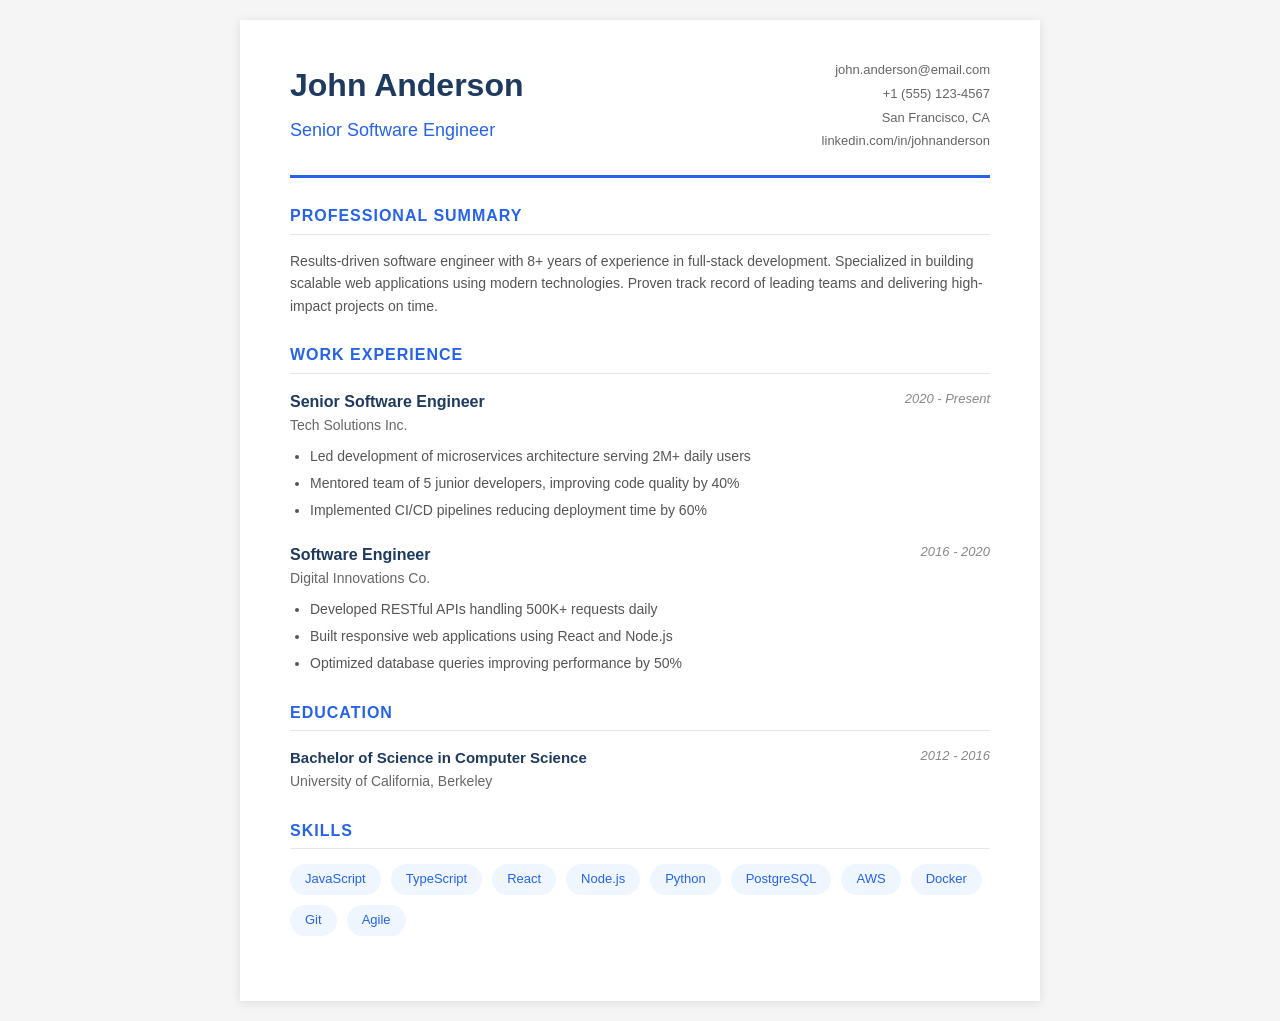
<file: app/templates/system/template1/index.html>
<!DOCTYPE html>
<html lang="en">
<head>
  <meta charset="UTF-8">
  <meta name="viewport" content="width=device-width, initial-scale=1.0">
  <title>Resume - Modern Professional</title>
  <link rel="stylesheet" href="style.css">
</head>
<body>
  <div class="resume">
    <header class="header">
      <div class="name-title">
        <h1>John Anderson</h1>
        <p class="title">Senior Software Engineer</p>
      </div>
      <div class="contact">
        <p>john.anderson@email.com</p>
        <p>+1 (555) 123-4567</p>
        <p>San Francisco, CA</p>
        <p>linkedin.com/in/johnanderson</p>
      </div>
    </header>

    <section class="summary">
      <h2>Professional Summary</h2>
      <p>Results-driven software engineer with 8+ years of experience in full-stack development. Specialized in building scalable web applications using modern technologies. Proven track record of leading teams and delivering high-impact projects on time.</p>
    </section>

    <section class="experience">
      <h2>Work Experience</h2>
      
      <div class="job">
        <div class="job-header">
          <div>
            <h3>Senior Software Engineer</h3>
            <p class="company">Tech Solutions Inc.</p>
          </div>
          <p class="date">2020 - Present</p>
        </div>
        <ul>
          <li>Led development of microservices architecture serving 2M+ daily users</li>
          <li>Mentored team of 5 junior developers, improving code quality by 40%</li>
          <li>Implemented CI/CD pipelines reducing deployment time by 60%</li>
        </ul>
      </div>

      <div class="job">
        <div class="job-header">
          <div>
            <h3>Software Engineer</h3>
            <p class="company">Digital Innovations Co.</p>
          </div>
          <p class="date">2016 - 2020</p>
        </div>
        <ul>
          <li>Developed RESTful APIs handling 500K+ requests daily</li>
          <li>Built responsive web applications using React and Node.js</li>
          <li>Optimized database queries improving performance by 50%</li>
        </ul>
      </div>
    </section>

    <section class="education">
      <h2>Education</h2>
      <div class="edu-item">
        <div class="edu-header">
          <div>
            <h3>Bachelor of Science in Computer Science</h3>
            <p class="school">University of California, Berkeley</p>
          </div>
          <p class="date">2012 - 2016</p>
        </div>
      </div>
    </section>

    <section class="skills">
      <h2>Skills</h2>
      <div class="skills-list">
        <span class="skill">JavaScript</span>
        <span class="skill">TypeScript</span>
        <span class="skill">React</span>
        <span class="skill">Node.js</span>
        <span class="skill">Python</span>
        <span class="skill">PostgreSQL</span>
        <span class="skill">AWS</span>
        <span class="skill">Docker</span>
        <span class="skill">Git</span>
        <span class="skill">Agile</span>
      </div>
    </section>
  </div>
</body>
</html>
</file>
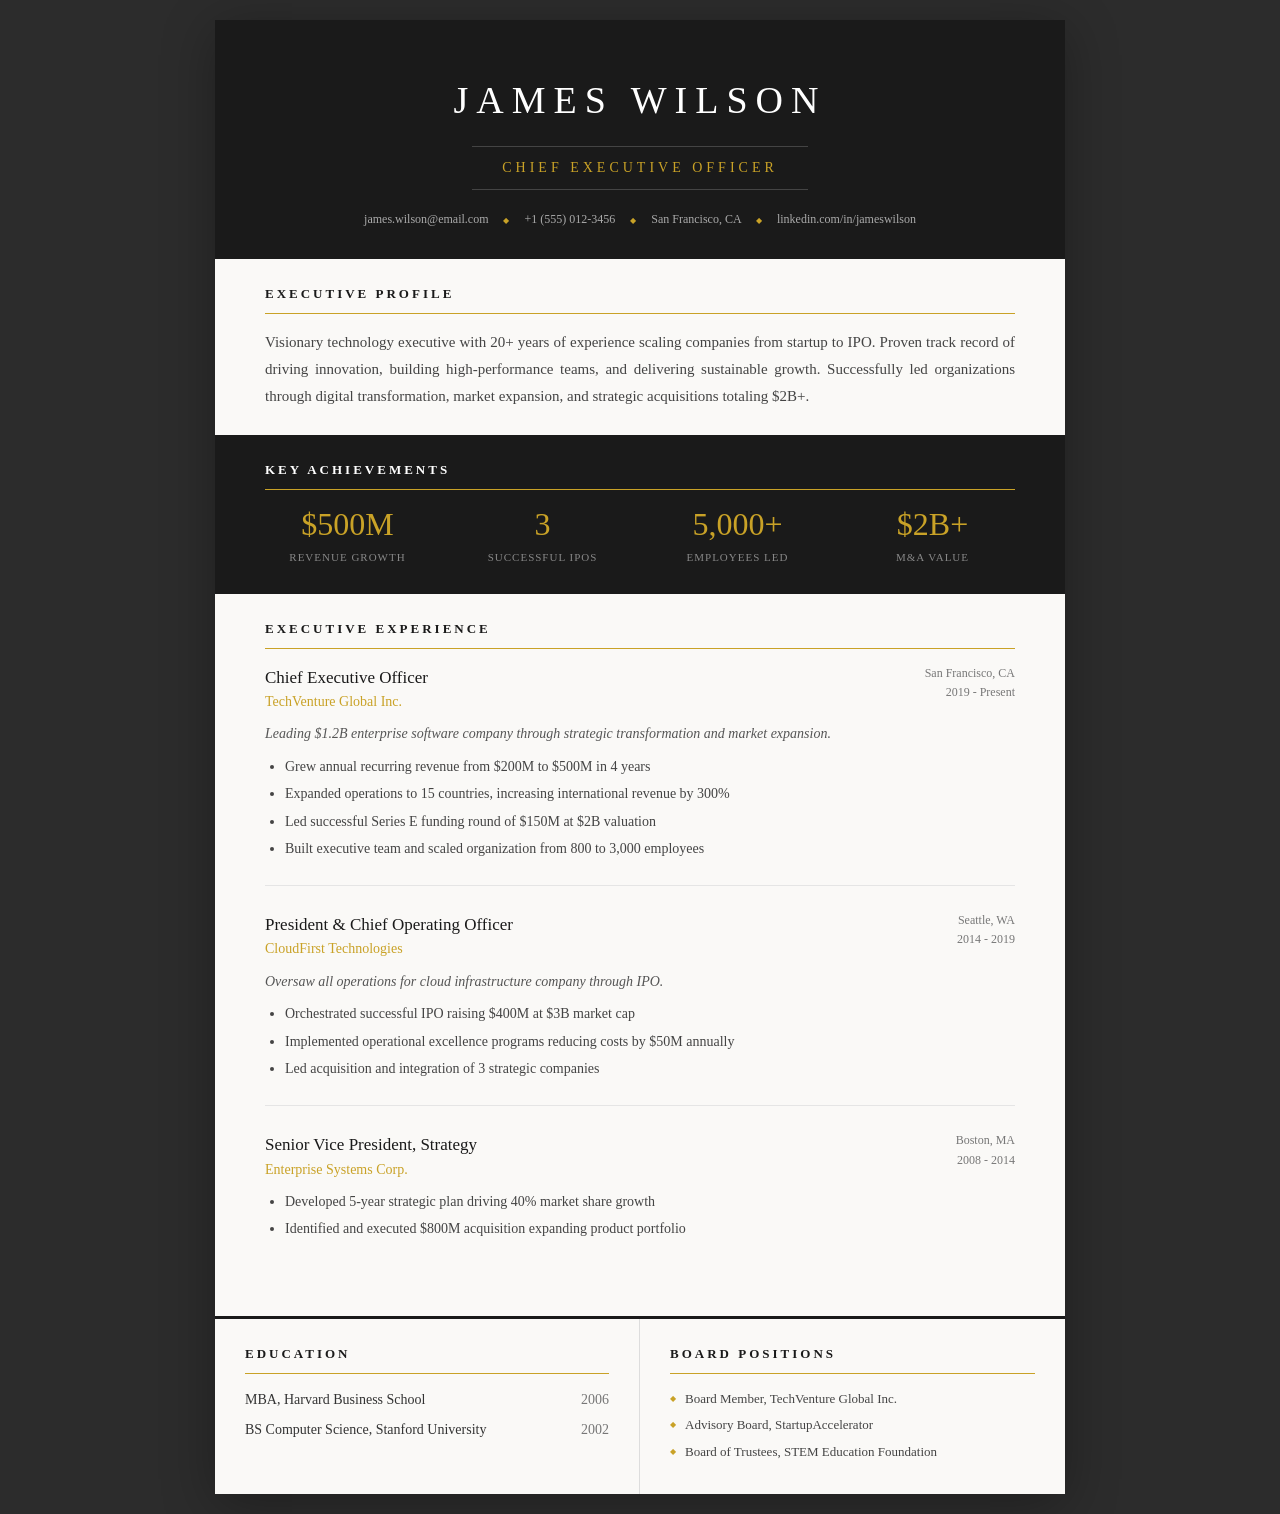
<file: app/templates/system/template10/index.html>
<!DOCTYPE html>
<html lang="en">
<head>
  <meta charset="UTF-8">
  <meta name="viewport" content="width=device-width, initial-scale=1.0">
  <title>Resume - Executive Leadership</title>
  <link rel="stylesheet" href="style.css">
</head>
<body>
  <div class="resume">
    <header>
      <h1>JAMES WILSON</h1>
      <div class="title-bar">
        <span class="title">CHIEF EXECUTIVE OFFICER</span>
      </div>
      <div class="contact-bar">
        <span>james.wilson@email.com</span>
        <span class="sep">◆</span>
        <span>+1 (555) 012-3456</span>
        <span class="sep">◆</span>
        <span>San Francisco, CA</span>
        <span class="sep">◆</span>
        <span>linkedin.com/in/jameswilson</span>
      </div>
    </header>

    <section class="executive-summary">
      <h2>Executive Profile</h2>
      <p>Visionary technology executive with 20+ years of experience scaling companies from startup to IPO. Proven track record of driving innovation, building high-performance teams, and delivering sustainable growth. Successfully led organizations through digital transformation, market expansion, and strategic acquisitions totaling $2B+.</p>
    </section>

    <section class="key-achievements">
      <h2>Key Achievements</h2>
      <div class="achievements-grid">
        <div class="achievement">
          <span class="number">$500M</span>
          <span class="label">Revenue Growth</span>
        </div>
        <div class="achievement">
          <span class="number">3</span>
          <span class="label">Successful IPOs</span>
        </div>
        <div class="achievement">
          <span class="number">5,000+</span>
          <span class="label">Employees Led</span>
        </div>
        <div class="achievement">
          <span class="number">$2B+</span>
          <span class="label">M&A Value</span>
        </div>
      </div>
    </section>

    <section>
      <h2>Executive Experience</h2>
      
      <div class="exec-role">
        <div class="role-header">
          <div class="role-info">
            <h3>Chief Executive Officer</h3>
            <p class="company">TechVenture Global Inc.</p>
          </div>
          <div class="role-meta">
            <span class="location">San Francisco, CA</span>
            <span class="dates">2019 - Present</span>
          </div>
        </div>
        <p class="role-desc">Leading $1.2B enterprise software company through strategic transformation and market expansion.</p>
        <ul>
          <li>Grew annual recurring revenue from $200M to $500M in 4 years</li>
          <li>Expanded operations to 15 countries, increasing international revenue by 300%</li>
          <li>Led successful Series E funding round of $150M at $2B valuation</li>
          <li>Built executive team and scaled organization from 800 to 3,000 employees</li>
        </ul>
      </div>

      <div class="exec-role">
        <div class="role-header">
          <div class="role-info">
            <h3>President & Chief Operating Officer</h3>
            <p class="company">CloudFirst Technologies</p>
          </div>
          <div class="role-meta">
            <span class="location">Seattle, WA</span>
            <span class="dates">2014 - 2019</span>
          </div>
        </div>
        <p class="role-desc">Oversaw all operations for cloud infrastructure company through IPO.</p>
        <ul>
          <li>Orchestrated successful IPO raising $400M at $3B market cap</li>
          <li>Implemented operational excellence programs reducing costs by $50M annually</li>
          <li>Led acquisition and integration of 3 strategic companies</li>
        </ul>
      </div>

      <div class="exec-role">
        <div class="role-header">
          <div class="role-info">
            <h3>Senior Vice President, Strategy</h3>
            <p class="company">Enterprise Systems Corp.</p>
          </div>
          <div class="role-meta">
            <span class="location">Boston, MA</span>
            <span class="dates">2008 - 2014</span>
          </div>
        </div>
        <ul>
          <li>Developed 5-year strategic plan driving 40% market share growth</li>
          <li>Identified and executed $800M acquisition expanding product portfolio</li>
        </ul>
      </div>
    </section>

    <div class="bottom-sections">
      <section>
        <h2>Education</h2>
        <div class="edu-item">
          <strong>MBA, Harvard Business School</strong>
          <span>2006</span>
        </div>
        <div class="edu-item">
          <strong>BS Computer Science, Stanford University</strong>
          <span>2002</span>
        </div>
      </section>

      <section>
        <h2>Board Positions</h2>
        <ul class="board-list">
          <li>Board Member, TechVenture Global Inc.</li>
          <li>Advisory Board, StartupAccelerator</li>
          <li>Board of Trustees, STEM Education Foundation</li>
        </ul>
      </section>
    </div>
  </div>
</body>
</html>
</file>
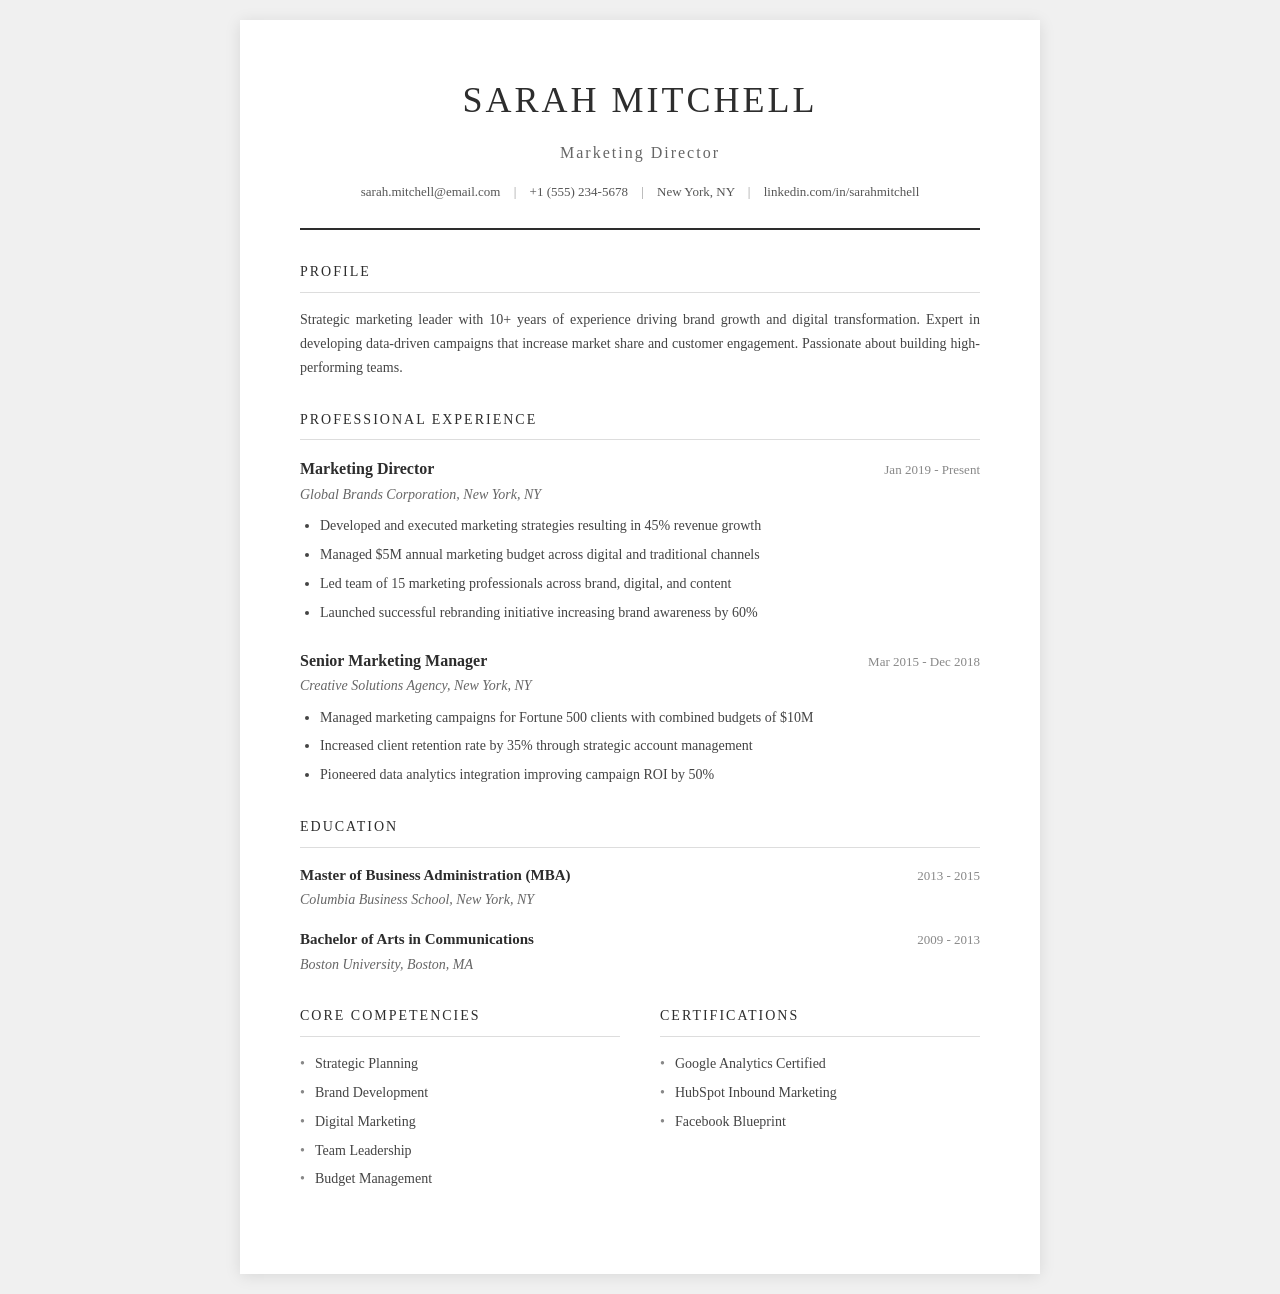
<file: app/templates/system/template2/index.html>
<!DOCTYPE html>
<html lang="en">
<head>
  <meta charset="UTF-8">
  <meta name="viewport" content="width=device-width, initial-scale=1.0">
  <title>Resume - Classic Elegant</title>
  <link rel="stylesheet" href="style.css">
</head>
<body>
  <div class="resume">
    <header class="header">
      <h1>Sarah Mitchell</h1>
      <p class="title">Marketing Director</p>
      <div class="contact-line">
        <span>sarah.mitchell@email.com</span>
        <span class="divider">|</span>
        <span>+1 (555) 234-5678</span>
        <span class="divider">|</span>
        <span>New York, NY</span>
        <span class="divider">|</span>
        <span>linkedin.com/in/sarahmitchell</span>
      </div>
    </header>

    <section>
      <h2>Profile</h2>
      <p class="profile-text">Strategic marketing leader with 10+ years of experience driving brand growth and digital transformation. Expert in developing data-driven campaigns that increase market share and customer engagement. Passionate about building high-performing teams.</p>
    </section>

    <section>
      <h2>Professional Experience</h2>
      
      <div class="experience-item">
        <div class="exp-header">
          <h3>Marketing Director</h3>
          <span class="date">Jan 2019 - Present</span>
        </div>
        <p class="company-name">Global Brands Corporation, New York, NY</p>
        <ul>
          <li>Developed and executed marketing strategies resulting in 45% revenue growth</li>
          <li>Managed $5M annual marketing budget across digital and traditional channels</li>
          <li>Led team of 15 marketing professionals across brand, digital, and content</li>
          <li>Launched successful rebranding initiative increasing brand awareness by 60%</li>
        </ul>
      </div>

      <div class="experience-item">
        <div class="exp-header">
          <h3>Senior Marketing Manager</h3>
          <span class="date">Mar 2015 - Dec 2018</span>
        </div>
        <p class="company-name">Creative Solutions Agency, New York, NY</p>
        <ul>
          <li>Managed marketing campaigns for Fortune 500 clients with combined budgets of $10M</li>
          <li>Increased client retention rate by 35% through strategic account management</li>
          <li>Pioneered data analytics integration improving campaign ROI by 50%</li>
        </ul>
      </div>
    </section>

    <section>
      <h2>Education</h2>
      <div class="education-item">
        <div class="edu-header">
          <h3>Master of Business Administration (MBA)</h3>
          <span class="date">2013 - 2015</span>
        </div>
        <p class="school-name">Columbia Business School, New York, NY</p>
      </div>
      <div class="education-item">
        <div class="edu-header">
          <h3>Bachelor of Arts in Communications</h3>
          <span class="date">2009 - 2013</span>
        </div>
        <p class="school-name">Boston University, Boston, MA</p>
      </div>
    </section>

    <section class="two-column">
      <div class="column">
        <h2>Core Competencies</h2>
        <ul class="competencies">
          <li>Strategic Planning</li>
          <li>Brand Development</li>
          <li>Digital Marketing</li>
          <li>Team Leadership</li>
          <li>Budget Management</li>
        </ul>
      </div>
      <div class="column">
        <h2>Certifications</h2>
        <ul class="competencies">
          <li>Google Analytics Certified</li>
          <li>HubSpot Inbound Marketing</li>
          <li>Facebook Blueprint</li>
        </ul>
      </div>
    </section>
  </div>
</body>
</html>
</file>
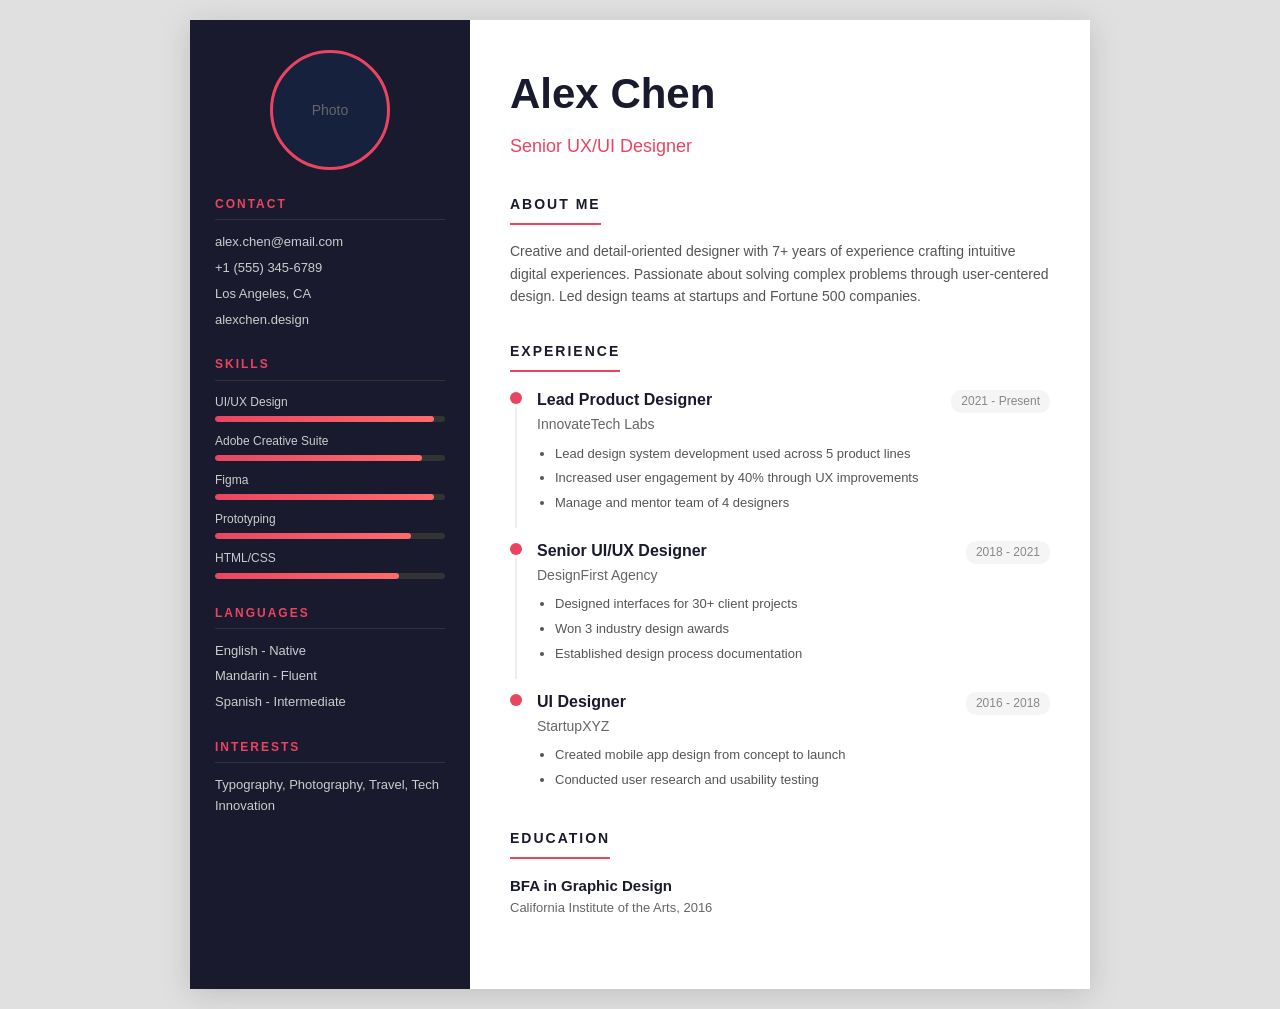
<file: app/templates/system/template3/index.html>
<!DOCTYPE html>
<html lang="en">
<head>
  <meta charset="UTF-8">
  <meta name="viewport" content="width=device-width, initial-scale=1.0">
  <title>Resume - Creative Bold</title>
  <link rel="stylesheet" href="style.css">
</head>
<body>
  <div class="resume">
    <aside class="sidebar">
      <div class="photo-placeholder">
        <span>Photo</span>
      </div>
      
      <div class="sidebar-section">
        <h2>Contact</h2>
        <p>alex.chen@email.com</p>
        <p>+1 (555) 345-6789</p>
        <p>Los Angeles, CA</p>
        <p>alexchen.design</p>
      </div>

      <div class="sidebar-section">
        <h2>Skills</h2>
        <div class="skill-item">
          <span>UI/UX Design</span>
          <div class="skill-bar"><div class="skill-fill" style="width: 95%"></div></div>
        </div>
        <div class="skill-item">
          <span>Adobe Creative Suite</span>
          <div class="skill-bar"><div class="skill-fill" style="width: 90%"></div></div>
        </div>
        <div class="skill-item">
          <span>Figma</span>
          <div class="skill-bar"><div class="skill-fill" style="width: 95%"></div></div>
        </div>
        <div class="skill-item">
          <span>Prototyping</span>
          <div class="skill-bar"><div class="skill-fill" style="width: 85%"></div></div>
        </div>
        <div class="skill-item">
          <span>HTML/CSS</span>
          <div class="skill-bar"><div class="skill-fill" style="width: 80%"></div></div>
        </div>
      </div>

      <div class="sidebar-section">
        <h2>Languages</h2>
        <p>English - Native</p>
        <p>Mandarin - Fluent</p>
        <p>Spanish - Intermediate</p>
      </div>

      <div class="sidebar-section">
        <h2>Interests</h2>
        <p>Typography, Photography, Travel, Tech Innovation</p>
      </div>
    </aside>

    <main class="main-content">
      <header>
        <h1>Alex Chen</h1>
        <p class="tagline">Senior UX/UI Designer</p>
      </header>

      <section>
        <h2>About Me</h2>
        <p>Creative and detail-oriented designer with 7+ years of experience crafting intuitive digital experiences. Passionate about solving complex problems through user-centered design. Led design teams at startups and Fortune 500 companies.</p>
      </section>

      <section>
        <h2>Experience</h2>
        
        <div class="exp-item">
          <div class="exp-dot"></div>
          <div class="exp-content">
            <div class="exp-header">
              <h3>Lead Product Designer</h3>
              <span class="date">2021 - Present</span>
            </div>
            <p class="company">InnovateTech Labs</p>
            <ul>
              <li>Lead design system development used across 5 product lines</li>
              <li>Increased user engagement by 40% through UX improvements</li>
              <li>Manage and mentor team of 4 designers</li>
            </ul>
          </div>
        </div>

        <div class="exp-item">
          <div class="exp-dot"></div>
          <div class="exp-content">
            <div class="exp-header">
              <h3>Senior UI/UX Designer</h3>
              <span class="date">2018 - 2021</span>
            </div>
            <p class="company">DesignFirst Agency</p>
            <ul>
              <li>Designed interfaces for 30+ client projects</li>
              <li>Won 3 industry design awards</li>
              <li>Established design process documentation</li>
            </ul>
          </div>
        </div>

        <div class="exp-item">
          <div class="exp-dot"></div>
          <div class="exp-content">
            <div class="exp-header">
              <h3>UI Designer</h3>
              <span class="date">2016 - 2018</span>
            </div>
            <p class="company">StartupXYZ</p>
            <ul>
              <li>Created mobile app design from concept to launch</li>
              <li>Conducted user research and usability testing</li>
            </ul>
          </div>
        </div>
      </section>

      <section>
        <h2>Education</h2>
        <div class="edu-item">
          <h3>BFA in Graphic Design</h3>
          <p>California Institute of the Arts, 2016</p>
        </div>
      </section>
    </main>
  </div>
</body>
</html>
</file>
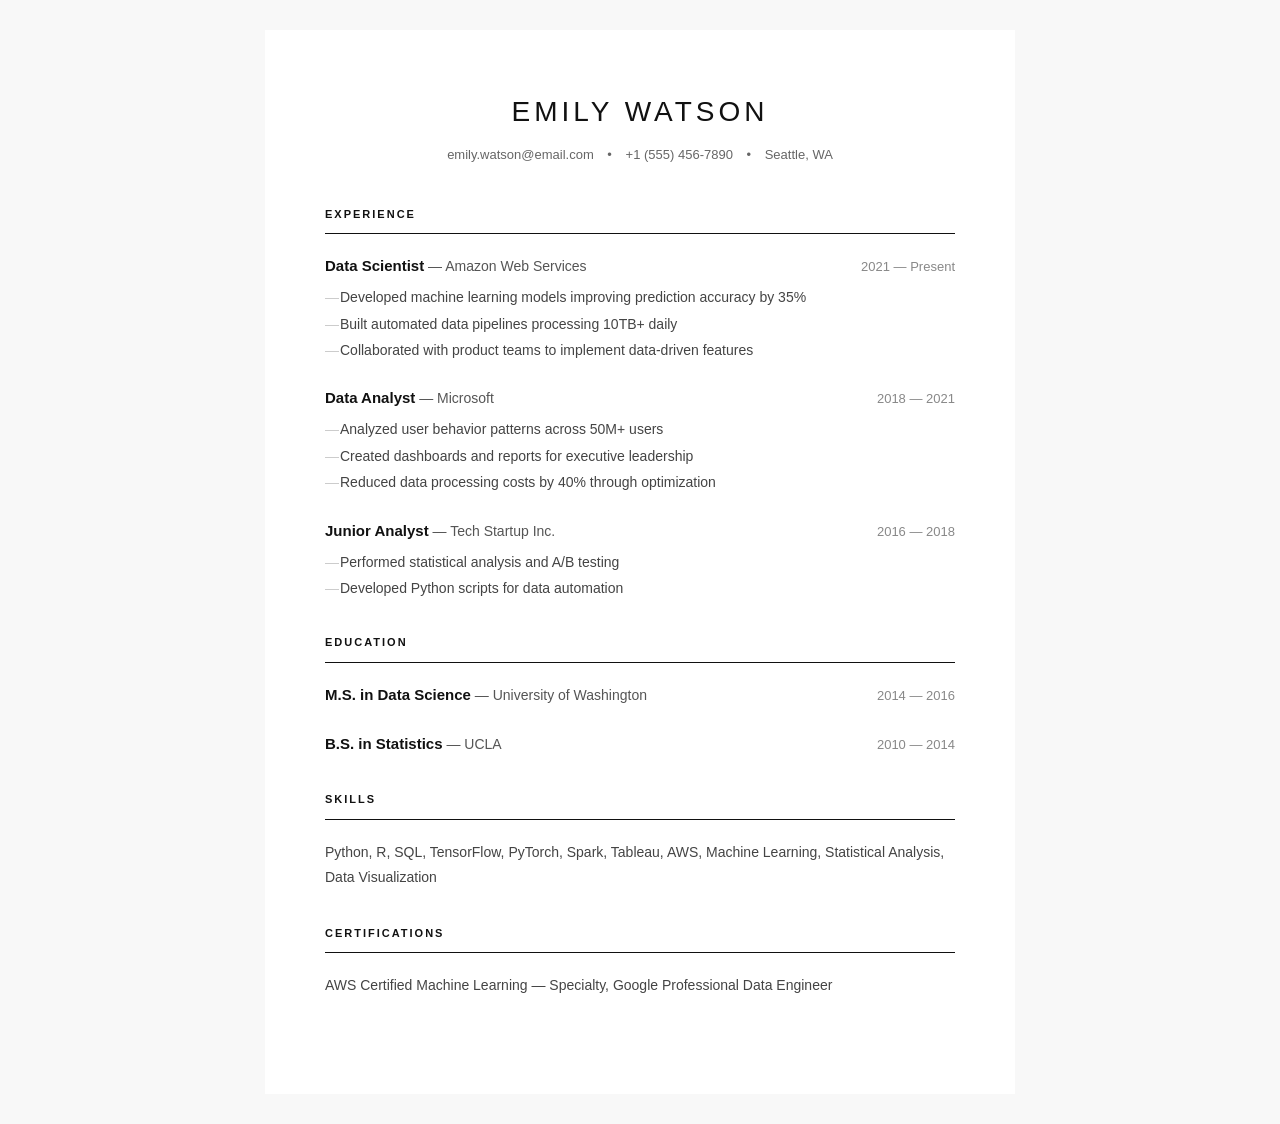
<file: app/templates/system/template4/index.html>
<!DOCTYPE html>
<html lang="en">
<head>
  <meta charset="UTF-8">
  <meta name="viewport" content="width=device-width, initial-scale=1.0">
  <title>Resume - Minimalist Clean</title>
  <link rel="stylesheet" href="style.css">
</head>
<body>
  <div class="resume">
    <header>
      <h1>Emily Watson</h1>
      <div class="contact-info">
        <span>emily.watson@email.com</span>
        <span>•</span>
        <span>+1 (555) 456-7890</span>
        <span>•</span>
        <span>Seattle, WA</span>
      </div>
    </header>

    <section>
      <h2>Experience</h2>
      
      <article>
        <header>
          <div class="role-info">
            <h3>Data Scientist</h3>
            <span class="company">Amazon Web Services</span>
          </div>
          <time>2021 — Present</time>
        </header>
        <ul>
          <li>Developed machine learning models improving prediction accuracy by 35%</li>
          <li>Built automated data pipelines processing 10TB+ daily</li>
          <li>Collaborated with product teams to implement data-driven features</li>
        </ul>
      </article>

      <article>
        <header>
          <div class="role-info">
            <h3>Data Analyst</h3>
            <span class="company">Microsoft</span>
          </div>
          <time>2018 — 2021</time>
        </header>
        <ul>
          <li>Analyzed user behavior patterns across 50M+ users</li>
          <li>Created dashboards and reports for executive leadership</li>
          <li>Reduced data processing costs by 40% through optimization</li>
        </ul>
      </article>

      <article>
        <header>
          <div class="role-info">
            <h3>Junior Analyst</h3>
            <span class="company">Tech Startup Inc.</span>
          </div>
          <time>2016 — 2018</time>
        </header>
        <ul>
          <li>Performed statistical analysis and A/B testing</li>
          <li>Developed Python scripts for data automation</li>
        </ul>
      </article>
    </section>

    <section>
      <h2>Education</h2>
      <article>
        <header>
          <div class="role-info">
            <h3>M.S. in Data Science</h3>
            <span class="company">University of Washington</span>
          </div>
          <time>2014 — 2016</time>
        </header>
      </article>
      <article>
        <header>
          <div class="role-info">
            <h3>B.S. in Statistics</h3>
            <span class="company">UCLA</span>
          </div>
          <time>2010 — 2014</time>
        </header>
      </article>
    </section>

    <section class="skills-section">
      <h2>Skills</h2>
      <p>Python, R, SQL, TensorFlow, PyTorch, Spark, Tableau, AWS, Machine Learning, Statistical Analysis, Data Visualization</p>
    </section>

    <section class="skills-section">
      <h2>Certifications</h2>
      <p>AWS Certified Machine Learning — Specialty, Google Professional Data Engineer</p>
    </section>
  </div>
</body>
</html>
</file>
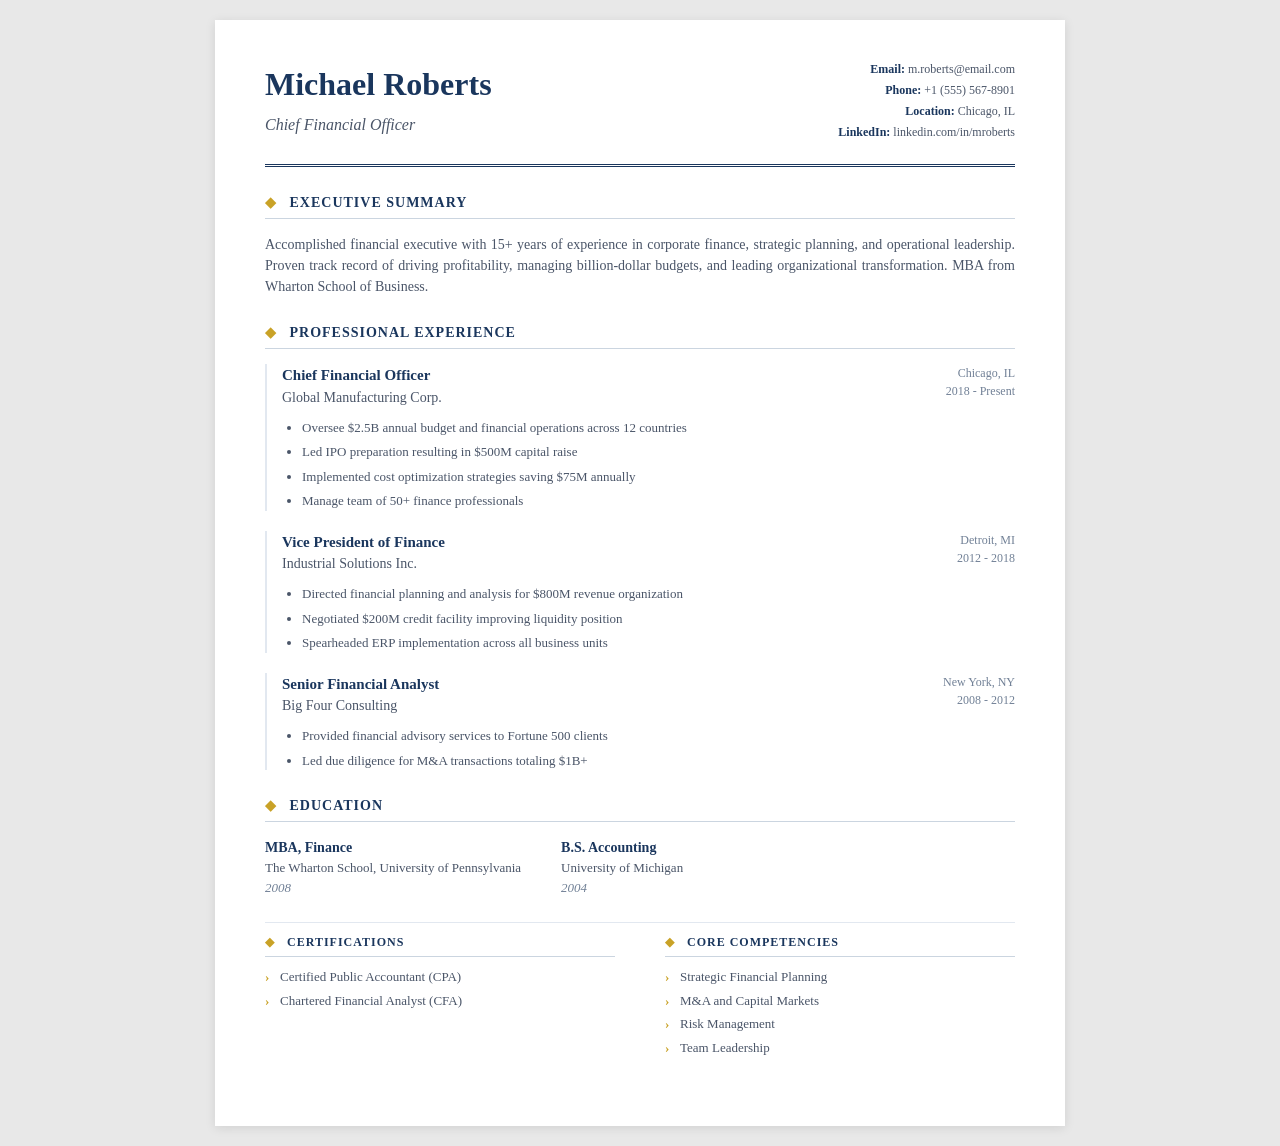
<file: app/templates/system/template5/index.html>
<!DOCTYPE html>
<html lang="en">
<head>
  <meta charset="UTF-8">
  <meta name="viewport" content="width=device-width, initial-scale=1.0">
  <title>Resume - Corporate Professional</title>
  <link rel="stylesheet" href="style.css">
</head>
<body>
  <div class="resume">
    <header class="main-header">
      <div class="header-left">
        <h1>Michael Roberts</h1>
        <p class="title">Chief Financial Officer</p>
      </div>
      <div class="header-right">
        <p><strong>Email:</strong> m.roberts@email.com</p>
        <p><strong>Phone:</strong> +1 (555) 567-8901</p>
        <p><strong>Location:</strong> Chicago, IL</p>
        <p><strong>LinkedIn:</strong> linkedin.com/in/mroberts</p>
      </div>
    </header>

    <section class="summary">
      <h2><span class="icon">◆</span> Executive Summary</h2>
      <p>Accomplished financial executive with 15+ years of experience in corporate finance, strategic planning, and operational leadership. Proven track record of driving profitability, managing billion-dollar budgets, and leading organizational transformation. MBA from Wharton School of Business.</p>
    </section>

    <section>
      <h2><span class="icon">◆</span> Professional Experience</h2>
      
      <div class="job">
        <div class="job-header">
          <div class="job-title">
            <h3>Chief Financial Officer</h3>
            <p class="company">Global Manufacturing Corp.</p>
          </div>
          <div class="job-meta">
            <p class="location">Chicago, IL</p>
            <p class="dates">2018 - Present</p>
          </div>
        </div>
        <ul>
          <li>Oversee $2.5B annual budget and financial operations across 12 countries</li>
          <li>Led IPO preparation resulting in $500M capital raise</li>
          <li>Implemented cost optimization strategies saving $75M annually</li>
          <li>Manage team of 50+ finance professionals</li>
        </ul>
      </div>

      <div class="job">
        <div class="job-header">
          <div class="job-title">
            <h3>Vice President of Finance</h3>
            <p class="company">Industrial Solutions Inc.</p>
          </div>
          <div class="job-meta">
            <p class="location">Detroit, MI</p>
            <p class="dates">2012 - 2018</p>
          </div>
        </div>
        <ul>
          <li>Directed financial planning and analysis for $800M revenue organization</li>
          <li>Negotiated $200M credit facility improving liquidity position</li>
          <li>Spearheaded ERP implementation across all business units</li>
        </ul>
      </div>

      <div class="job">
        <div class="job-header">
          <div class="job-title">
            <h3>Senior Financial Analyst</h3>
            <p class="company">Big Four Consulting</p>
          </div>
          <div class="job-meta">
            <p class="location">New York, NY</p>
            <p class="dates">2008 - 2012</p>
          </div>
        </div>
        <ul>
          <li>Provided financial advisory services to Fortune 500 clients</li>
          <li>Led due diligence for M&A transactions totaling $1B+</li>
        </ul>
      </div>
    </section>

    <section>
      <h2><span class="icon">◆</span> Education</h2>
      <div class="education-grid">
        <div class="edu-item">
          <h3>MBA, Finance</h3>
          <p>The Wharton School, University of Pennsylvania</p>
          <p class="year">2008</p>
        </div>
        <div class="edu-item">
          <h3>B.S. Accounting</h3>
          <p>University of Michigan</p>
          <p class="year">2004</p>
        </div>
      </div>
    </section>

    <section class="bottom-section">
      <div class="bottom-col">
        <h2><span class="icon">◆</span> Certifications</h2>
        <ul class="simple-list">
          <li>Certified Public Accountant (CPA)</li>
          <li>Chartered Financial Analyst (CFA)</li>
        </ul>
      </div>
      <div class="bottom-col">
        <h2><span class="icon">◆</span> Core Competencies</h2>
        <ul class="simple-list">
          <li>Strategic Financial Planning</li>
          <li>M&A and Capital Markets</li>
          <li>Risk Management</li>
          <li>Team Leadership</li>
        </ul>
      </div>
    </section>
  </div>
</body>
</html>
</file>
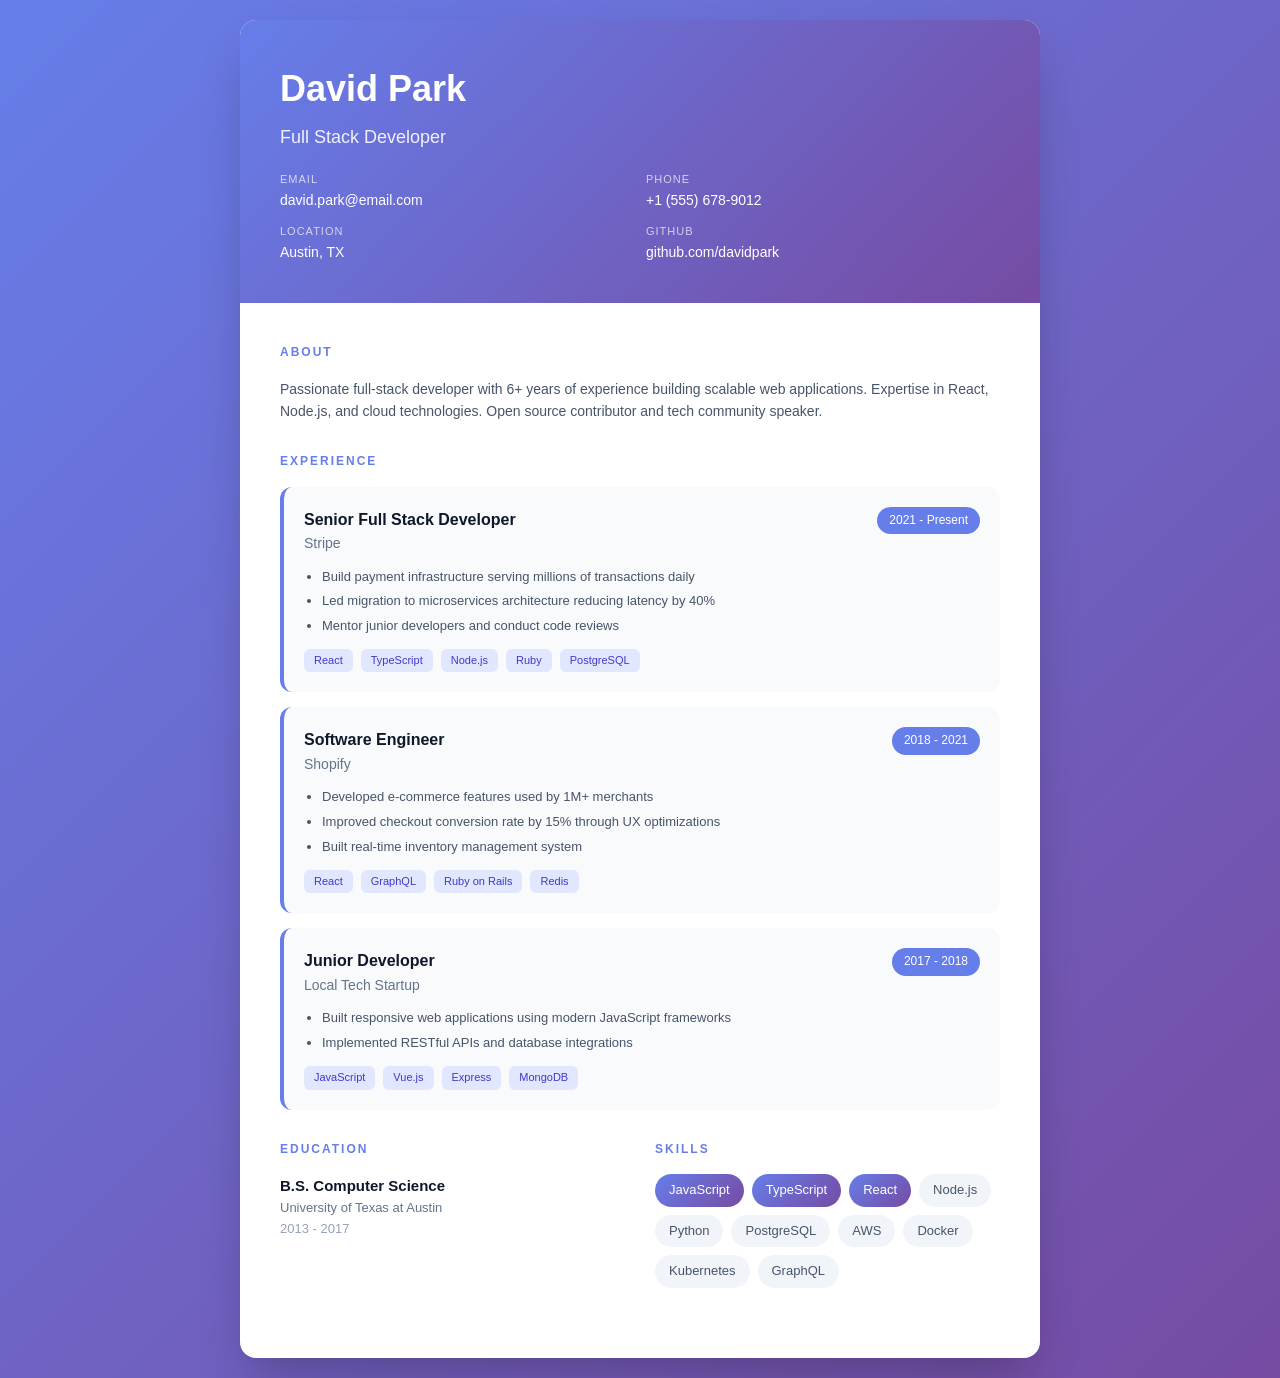
<file: app/templates/system/template6/index.html>
<!DOCTYPE html>
<html lang="en">
<head>
  <meta charset="UTF-8">
  <meta name="viewport" content="width=device-width, initial-scale=1.0">
  <title>Resume - Modern Tech</title>
  <link rel="stylesheet" href="style.css">
</head>
<body>
  <div class="resume">
    <header>
      <div class="header-content">
        <h1>David Park</h1>
        <p class="role">Full Stack Developer</p>
        <div class="contact-grid">
          <div class="contact-item">
            <span class="label">Email</span>
            <span class="value">david.park@email.com</span>
          </div>
          <div class="contact-item">
            <span class="label">Phone</span>
            <span class="value">+1 (555) 678-9012</span>
          </div>
          <div class="contact-item">
            <span class="label">Location</span>
            <span class="value">Austin, TX</span>
          </div>
          <div class="contact-item">
            <span class="label">GitHub</span>
            <span class="value">github.com/davidpark</span>
          </div>
        </div>
      </div>
    </header>

    <main>
      <section>
        <h2>About</h2>
        <p>Passionate full-stack developer with 6+ years of experience building scalable web applications. Expertise in React, Node.js, and cloud technologies. Open source contributor and tech community speaker.</p>
      </section>

      <section>
        <h2>Experience</h2>
        
        <div class="exp-card">
          <div class="exp-header">
            <div>
              <h3>Senior Full Stack Developer</h3>
              <p class="company">Stripe</p>
            </div>
            <span class="badge">2021 - Present</span>
          </div>
          <ul>
            <li>Build payment infrastructure serving millions of transactions daily</li>
            <li>Led migration to microservices architecture reducing latency by 40%</li>
            <li>Mentor junior developers and conduct code reviews</li>
          </ul>
          <div class="tech-stack">
            <span>React</span>
            <span>TypeScript</span>
            <span>Node.js</span>
            <span>Ruby</span>
            <span>PostgreSQL</span>
          </div>
        </div>

        <div class="exp-card">
          <div class="exp-header">
            <div>
              <h3>Software Engineer</h3>
              <p class="company">Shopify</p>
            </div>
            <span class="badge">2018 - 2021</span>
          </div>
          <ul>
            <li>Developed e-commerce features used by 1M+ merchants</li>
            <li>Improved checkout conversion rate by 15% through UX optimizations</li>
            <li>Built real-time inventory management system</li>
          </ul>
          <div class="tech-stack">
            <span>React</span>
            <span>GraphQL</span>
            <span>Ruby on Rails</span>
            <span>Redis</span>
          </div>
        </div>

        <div class="exp-card">
          <div class="exp-header">
            <div>
              <h3>Junior Developer</h3>
              <p class="company">Local Tech Startup</p>
            </div>
            <span class="badge">2017 - 2018</span>
          </div>
          <ul>
            <li>Built responsive web applications using modern JavaScript frameworks</li>
            <li>Implemented RESTful APIs and database integrations</li>
          </ul>
          <div class="tech-stack">
            <span>JavaScript</span>
            <span>Vue.js</span>
            <span>Express</span>
            <span>MongoDB</span>
          </div>
        </div>
      </section>

      <div class="two-column">
        <section>
          <h2>Education</h2>
          <div class="edu-card">
            <h3>B.S. Computer Science</h3>
            <p>University of Texas at Austin</p>
            <p class="year">2013 - 2017</p>
          </div>
        </section>

        <section>
          <h2>Skills</h2>
          <div class="skills-cloud">
            <span class="skill-tag primary">JavaScript</span>
            <span class="skill-tag primary">TypeScript</span>
            <span class="skill-tag primary">React</span>
            <span class="skill-tag">Node.js</span>
            <span class="skill-tag">Python</span>
            <span class="skill-tag">PostgreSQL</span>
            <span class="skill-tag">AWS</span>
            <span class="skill-tag">Docker</span>
            <span class="skill-tag">Kubernetes</span>
            <span class="skill-tag">GraphQL</span>
          </div>
        </section>
      </div>
    </main>
  </div>
</body>
</html>
</file>
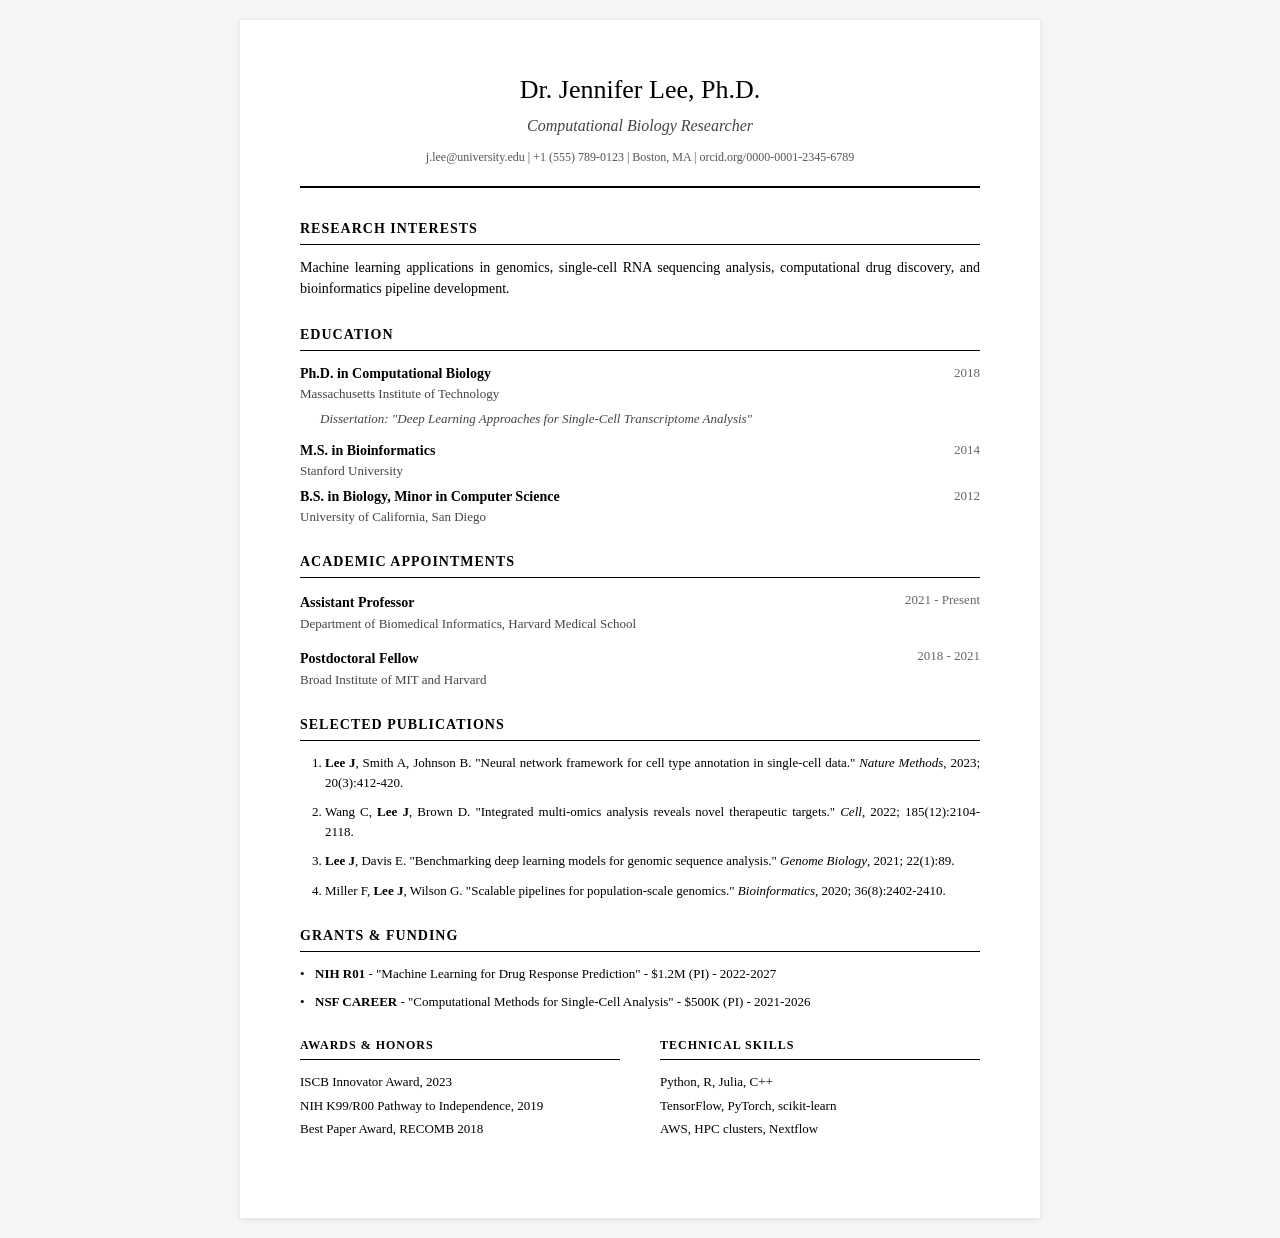
<file: app/templates/system/template7/index.html>
<!DOCTYPE html>
<html lang="en">
<head>
  <meta charset="UTF-8">
  <meta name="viewport" content="width=device-width, initial-scale=1.0">
  <title>Resume - Academic Research</title>
  <link rel="stylesheet" href="style.css">
</head>
<body>
  <div class="resume">
    <header>
      <h1>Dr. Jennifer Lee, Ph.D.</h1>
      <p class="subtitle">Computational Biology Researcher</p>
      <div class="contact-line">
        j.lee@university.edu | +1 (555) 789-0123 | Boston, MA | orcid.org/0000-0001-2345-6789
      </div>
    </header>

    <section>
      <h2>Research Interests</h2>
      <p>Machine learning applications in genomics, single-cell RNA sequencing analysis, computational drug discovery, and bioinformatics pipeline development.</p>
    </section>

    <section>
      <h2>Education</h2>
      <div class="edu-entry">
        <div class="edu-main">
          <strong>Ph.D. in Computational Biology</strong>
          <span class="institution">Massachusetts Institute of Technology</span>
        </div>
        <span class="year">2018</span>
      </div>
      <p class="thesis">Dissertation: "Deep Learning Approaches for Single-Cell Transcriptome Analysis"</p>
      
      <div class="edu-entry">
        <div class="edu-main">
          <strong>M.S. in Bioinformatics</strong>
          <span class="institution">Stanford University</span>
        </div>
        <span class="year">2014</span>
      </div>
      
      <div class="edu-entry">
        <div class="edu-main">
          <strong>B.S. in Biology, Minor in Computer Science</strong>
          <span class="institution">University of California, San Diego</span>
        </div>
        <span class="year">2012</span>
      </div>
    </section>

    <section>
      <h2>Academic Appointments</h2>
      <div class="position">
        <div class="position-header">
          <div>
            <strong>Assistant Professor</strong>
            <span class="dept">Department of Biomedical Informatics, Harvard Medical School</span>
          </div>
          <span class="year">2021 - Present</span>
        </div>
      </div>
      <div class="position">
        <div class="position-header">
          <div>
            <strong>Postdoctoral Fellow</strong>
            <span class="dept">Broad Institute of MIT and Harvard</span>
          </div>
          <span class="year">2018 - 2021</span>
        </div>
      </div>
    </section>

    <section>
      <h2>Selected Publications</h2>
      <ol class="publications">
        <li><strong>Lee J</strong>, Smith A, Johnson B. "Neural network framework for cell type annotation in single-cell data." <em>Nature Methods</em>, 2023; 20(3):412-420.</li>
        <li>Wang C, <strong>Lee J</strong>, Brown D. "Integrated multi-omics analysis reveals novel therapeutic targets." <em>Cell</em>, 2022; 185(12):2104-2118.</li>
        <li><strong>Lee J</strong>, Davis E. "Benchmarking deep learning models for genomic sequence analysis." <em>Genome Biology</em>, 2021; 22(1):89.</li>
        <li>Miller F, <strong>Lee J</strong>, Wilson G. "Scalable pipelines for population-scale genomics." <em>Bioinformatics</em>, 2020; 36(8):2402-2410.</li>
      </ol>
    </section>

    <section>
      <h2>Grants & Funding</h2>
      <ul class="grants">
        <li><strong>NIH R01</strong> - "Machine Learning for Drug Response Prediction" - $1.2M (PI) - 2022-2027</li>
        <li><strong>NSF CAREER</strong> - "Computational Methods for Single-Cell Analysis" - $500K (PI) - 2021-2026</li>
      </ul>
    </section>

    <section class="two-col">
      <div>
        <h2>Awards & Honors</h2>
        <ul class="simple">
          <li>ISCB Innovator Award, 2023</li>
          <li>NIH K99/R00 Pathway to Independence, 2019</li>
          <li>Best Paper Award, RECOMB 2018</li>
        </ul>
      </div>
      <div>
        <h2>Technical Skills</h2>
        <ul class="simple">
          <li>Python, R, Julia, C++</li>
          <li>TensorFlow, PyTorch, scikit-learn</li>
          <li>AWS, HPC clusters, Nextflow</li>
        </ul>
      </div>
    </section>
  </div>
</body>
</html>
</file>
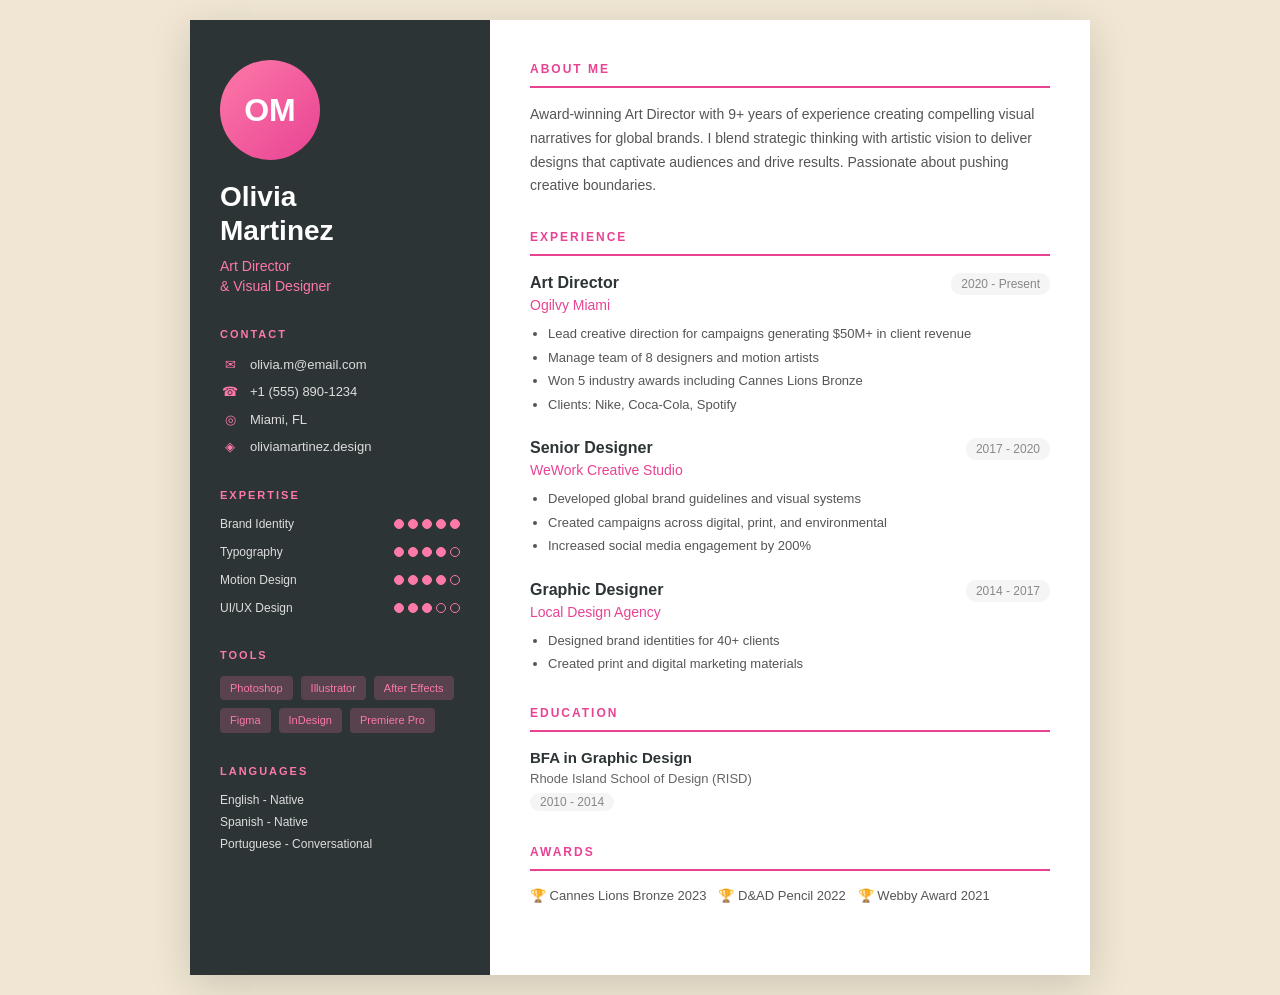
<file: app/templates/system/template8/index.html>
<!DOCTYPE html>
<html lang="en">
<head>
  <meta charset="UTF-8">
  <meta name="viewport" content="width=device-width, initial-scale=1.0">
  <title>Resume - Creative Designer</title>
  <link rel="stylesheet" href="style.css">
</head>
<body>
  <div class="resume">
    <div class="left-panel">
      <header>
        <div class="avatar">OM</div>
        <h1>Olivia<br>Martinez</h1>
        <p class="title">Art Director<br>& Visual Designer</p>
      </header>

      <section>
        <h2>Contact</h2>
        <ul class="contact-list">
          <li>
            <span class="icon">✉</span>
            <span>olivia.m@email.com</span>
          </li>
          <li>
            <span class="icon">☎</span>
            <span>+1 (555) 890-1234</span>
          </li>
          <li>
            <span class="icon">◎</span>
            <span>Miami, FL</span>
          </li>
          <li>
            <span class="icon">◈</span>
            <span>oliviamartinez.design</span>
          </li>
        </ul>
      </section>

      <section>
        <h2>Expertise</h2>
        <div class="expertise-item">
          <span class="expertise-name">Brand Identity</span>
          <div class="dots">
            <span class="dot filled"></span>
            <span class="dot filled"></span>
            <span class="dot filled"></span>
            <span class="dot filled"></span>
            <span class="dot filled"></span>
          </div>
        </div>
        <div class="expertise-item">
          <span class="expertise-name">Typography</span>
          <div class="dots">
            <span class="dot filled"></span>
            <span class="dot filled"></span>
            <span class="dot filled"></span>
            <span class="dot filled"></span>
            <span class="dot"></span>
          </div>
        </div>
        <div class="expertise-item">
          <span class="expertise-name">Motion Design</span>
          <div class="dots">
            <span class="dot filled"></span>
            <span class="dot filled"></span>
            <span class="dot filled"></span>
            <span class="dot filled"></span>
            <span class="dot"></span>
          </div>
        </div>
        <div class="expertise-item">
          <span class="expertise-name">UI/UX Design</span>
          <div class="dots">
            <span class="dot filled"></span>
            <span class="dot filled"></span>
            <span class="dot filled"></span>
            <span class="dot"></span>
            <span class="dot"></span>
          </div>
        </div>
      </section>

      <section>
        <h2>Tools</h2>
        <div class="tools-grid">
          <span>Photoshop</span>
          <span>Illustrator</span>
          <span>After Effects</span>
          <span>Figma</span>
          <span>InDesign</span>
          <span>Premiere Pro</span>
        </div>
      </section>

      <section>
        <h2>Languages</h2>
        <p>English - Native</p>
        <p>Spanish - Native</p>
        <p>Portuguese - Conversational</p>
      </section>
    </div>

    <div class="right-panel">
      <section class="about">
        <h2>About Me</h2>
        <p>Award-winning Art Director with 9+ years of experience creating compelling visual narratives for global brands. I blend strategic thinking with artistic vision to deliver designs that captivate audiences and drive results. Passionate about pushing creative boundaries.</p>
      </section>

      <section>
        <h2>Experience</h2>
        
        <div class="exp-block">
          <div class="exp-header">
            <h3>Art Director</h3>
            <span class="period">2020 - Present</span>
          </div>
          <p class="company">Ogilvy Miami</p>
          <ul>
            <li>Lead creative direction for campaigns generating $50M+ in client revenue</li>
            <li>Manage team of 8 designers and motion artists</li>
            <li>Won 5 industry awards including Cannes Lions Bronze</li>
            <li>Clients: Nike, Coca-Cola, Spotify</li>
          </ul>
        </div>

        <div class="exp-block">
          <div class="exp-header">
            <h3>Senior Designer</h3>
            <span class="period">2017 - 2020</span>
          </div>
          <p class="company">WeWork Creative Studio</p>
          <ul>
            <li>Developed global brand guidelines and visual systems</li>
            <li>Created campaigns across digital, print, and environmental</li>
            <li>Increased social media engagement by 200%</li>
          </ul>
        </div>

        <div class="exp-block">
          <div class="exp-header">
            <h3>Graphic Designer</h3>
            <span class="period">2014 - 2017</span>
          </div>
          <p class="company">Local Design Agency</p>
          <ul>
            <li>Designed brand identities for 40+ clients</li>
            <li>Created print and digital marketing materials</li>
          </ul>
        </div>
      </section>

      <section>
        <h2>Education</h2>
        <div class="edu-block">
          <h3>BFA in Graphic Design</h3>
          <p>Rhode Island School of Design (RISD)</p>
          <span class="period">2010 - 2014</span>
        </div>
      </section>

      <section class="awards">
        <h2>Awards</h2>
        <div class="award-list">
          <span class="award">🏆 Cannes Lions Bronze 2023</span>
          <span class="award">🏆 D&AD Pencil 2022</span>
          <span class="award">🏆 Webby Award 2021</span>
        </div>
      </section>
    </div>
  </div>
</body>
</html>
</file>
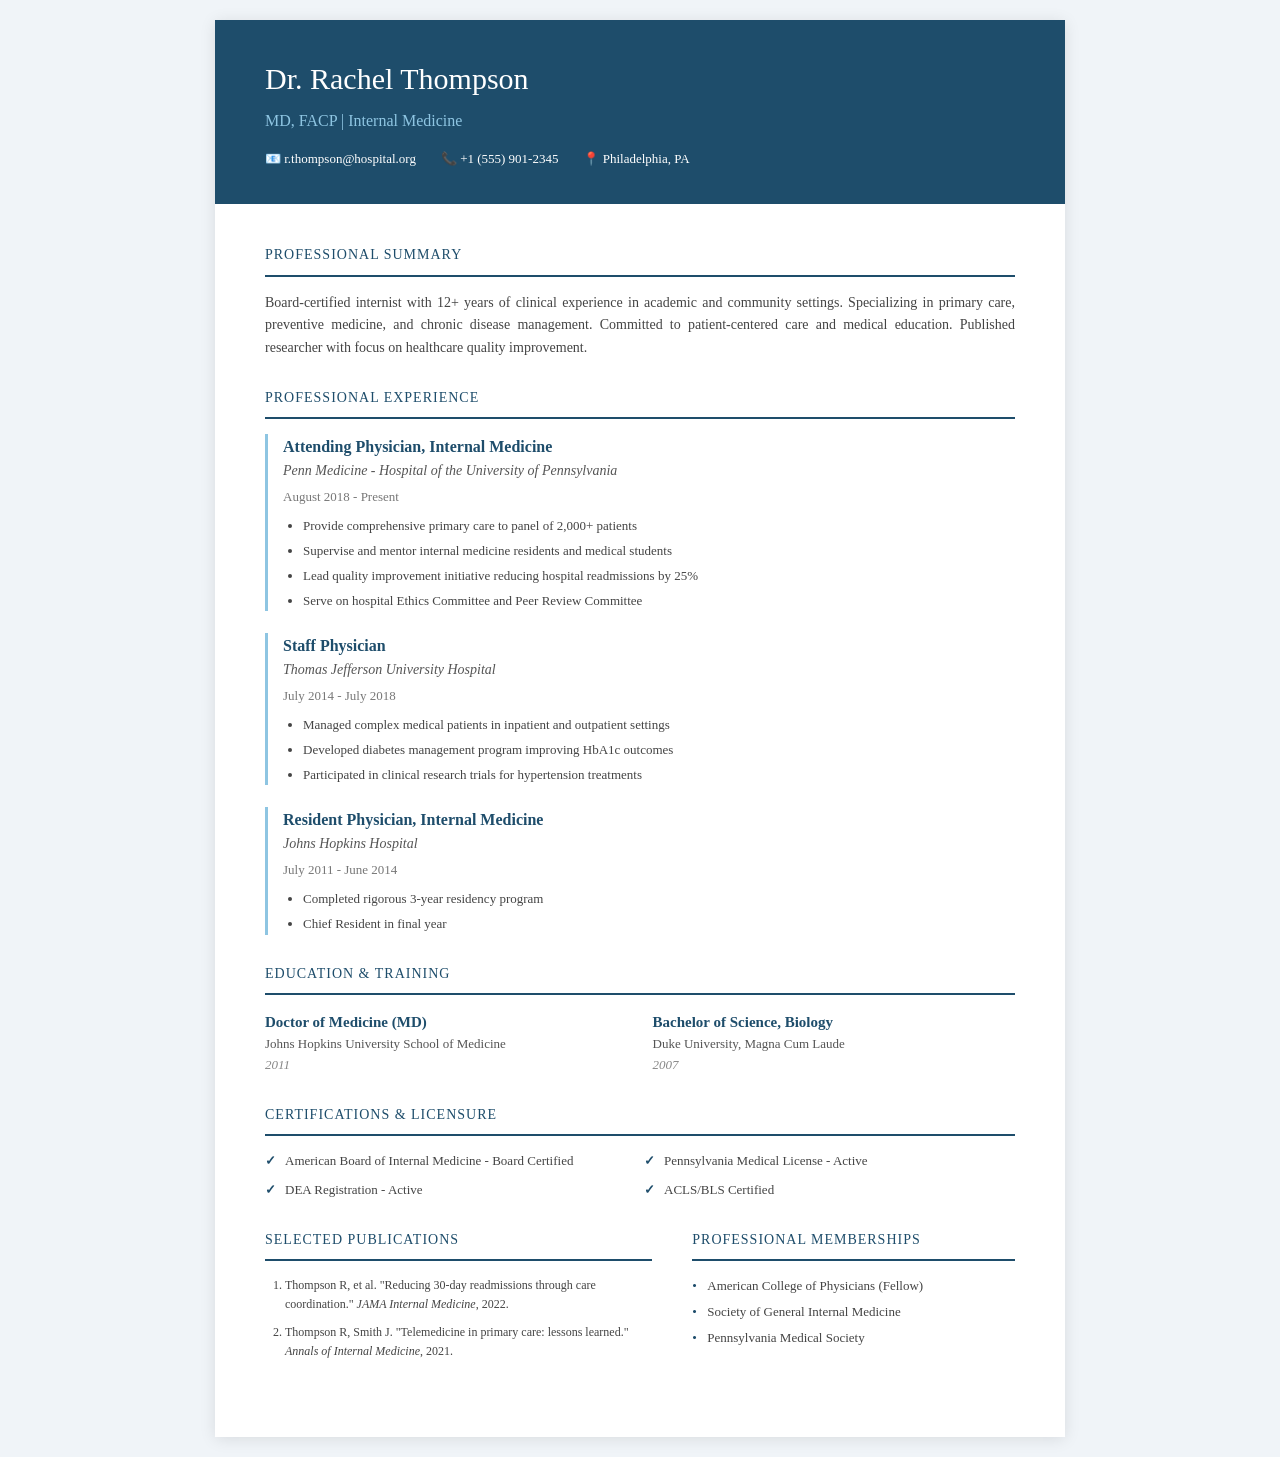
<file: app/templates/system/template9/index.html>
<!DOCTYPE html>
<html lang="en">
<head>
  <meta charset="UTF-8">
  <meta name="viewport" content="width=device-width, initial-scale=1.0">
  <title>Resume - Healthcare Professional</title>
  <link rel="stylesheet" href="style.css">
</head>
<body>
  <div class="resume">
    <header>
      <div class="header-main">
        <h1>Dr. Rachel Thompson</h1>
        <p class="credentials">MD, FACP | Internal Medicine</p>
      </div>
      <div class="header-contact">
        <div class="contact-row">
          <span>📧 r.thompson@hospital.org</span>
          <span>📞 +1 (555) 901-2345</span>
          <span>📍 Philadelphia, PA</span>
        </div>
      </div>
    </header>

    <div class="content">
      <section>
        <h2>Professional Summary</h2>
        <p>Board-certified internist with 12+ years of clinical experience in academic and community settings. Specializing in primary care, preventive medicine, and chronic disease management. Committed to patient-centered care and medical education. Published researcher with focus on healthcare quality improvement.</p>
      </section>

      <section>
        <h2>Professional Experience</h2>
        
        <div class="job-entry">
          <div class="job-main">
            <h3>Attending Physician, Internal Medicine</h3>
            <p class="employer">Penn Medicine - Hospital of the University of Pennsylvania</p>
          </div>
          <p class="dates">August 2018 - Present</p>
          <ul>
            <li>Provide comprehensive primary care to panel of 2,000+ patients</li>
            <li>Supervise and mentor internal medicine residents and medical students</li>
            <li>Lead quality improvement initiative reducing hospital readmissions by 25%</li>
            <li>Serve on hospital Ethics Committee and Peer Review Committee</li>
          </ul>
        </div>

        <div class="job-entry">
          <div class="job-main">
            <h3>Staff Physician</h3>
            <p class="employer">Thomas Jefferson University Hospital</p>
          </div>
          <p class="dates">July 2014 - July 2018</p>
          <ul>
            <li>Managed complex medical patients in inpatient and outpatient settings</li>
            <li>Developed diabetes management program improving HbA1c outcomes</li>
            <li>Participated in clinical research trials for hypertension treatments</li>
          </ul>
        </div>

        <div class="job-entry">
          <div class="job-main">
            <h3>Resident Physician, Internal Medicine</h3>
            <p class="employer">Johns Hopkins Hospital</p>
          </div>
          <p class="dates">July 2011 - June 2014</p>
          <ul>
            <li>Completed rigorous 3-year residency program</li>
            <li>Chief Resident in final year</li>
          </ul>
        </div>
      </section>

      <section>
        <h2>Education & Training</h2>
        <div class="edu-grid">
          <div class="edu-entry">
            <h3>Doctor of Medicine (MD)</h3>
            <p>Johns Hopkins University School of Medicine</p>
            <p class="year">2011</p>
          </div>
          <div class="edu-entry">
            <h3>Bachelor of Science, Biology</h3>
            <p>Duke University, Magna Cum Laude</p>
            <p class="year">2007</p>
          </div>
        </div>
      </section>

      <section>
        <h2>Certifications & Licensure</h2>
        <ul class="cert-list">
          <li>American Board of Internal Medicine - Board Certified</li>
          <li>Pennsylvania Medical License - Active</li>
          <li>DEA Registration - Active</li>
          <li>ACLS/BLS Certified</li>
        </ul>
      </section>

      <section class="two-col">
        <div>
          <h2>Selected Publications</h2>
          <ol class="pub-list">
            <li>Thompson R, et al. "Reducing 30-day readmissions through care coordination." <em>JAMA Internal Medicine</em>, 2022.</li>
            <li>Thompson R, Smith J. "Telemedicine in primary care: lessons learned." <em>Annals of Internal Medicine</em>, 2021.</li>
          </ol>
        </div>
        <div>
          <h2>Professional Memberships</h2>
          <ul class="member-list">
            <li>American College of Physicians (Fellow)</li>
            <li>Society of General Internal Medicine</li>
            <li>Pennsylvania Medical Society</li>
          </ul>
        </div>
      </section>
    </div>
  </div>
</body>
</html>
</file>
<file: app/templates/system/template1/style.css>
* {
  margin: 0;
  padding: 0;
  box-sizing: border-box;
}

body {
  font-family: 'Segoe UI', Tahoma, Geneva, Verdana, sans-serif;
  line-height: 1.6;
  color: #333;
  background: #f5f5f5;
}

.resume {
  max-width: 800px;
  margin: 20px auto;
  background: white;
  padding: 40px 50px;
  box-shadow: 0 2px 10px rgba(0,0,0,0.1);
}

@media print {
  body {
    background: white;
  }
  .resume {
    margin: 0;
    padding: 20px 40px;
    box-shadow: none;
  }
}

.header {
  display: flex;
  justify-content: space-between;
  align-items: flex-start;
  padding-bottom: 20px;
  border-bottom: 3px solid #2563eb;
  margin-bottom: 25px;
}

.name-title h1 {
  font-size: 32px;
  color: #1e3a5f;
  margin-bottom: 5px;
}

.name-title .title {
  font-size: 18px;
  color: #2563eb;
  font-weight: 500;
}

.contact {
  text-align: right;
  font-size: 13px;
  color: #666;
}

.contact p {
  margin-bottom: 3px;
}

h2 {
  font-size: 16px;
  color: #2563eb;
  text-transform: uppercase;
  letter-spacing: 1px;
  margin-bottom: 15px;
  padding-bottom: 5px;
  border-bottom: 1px solid #e5e7eb;
}

section {
  margin-bottom: 25px;
}

.summary p {
  color: #555;
  font-size: 14px;
}

.job {
  margin-bottom: 20px;
}

.job-header {
  display: flex;
  justify-content: space-between;
  align-items: flex-start;
  margin-bottom: 8px;
}

.job-header h3 {
  font-size: 16px;
  color: #1e3a5f;
}

.company {
  color: #666;
  font-size: 14px;
}

.date {
  color: #888;
  font-size: 13px;
  font-style: italic;
}

.job ul {
  margin-left: 20px;
}

.job li {
  font-size: 14px;
  color: #555;
  margin-bottom: 5px;
}

.edu-header {
  display: flex;
  justify-content: space-between;
  align-items: flex-start;
}

.edu-header h3 {
  font-size: 15px;
  color: #1e3a5f;
}

.school {
  color: #666;
  font-size: 14px;
}

.skills-list {
  display: flex;
  flex-wrap: wrap;
  gap: 10px;
}

.skill {
  background: #eff6ff;
  color: #2563eb;
  padding: 5px 15px;
  border-radius: 20px;
  font-size: 13px;
  font-weight: 500;
}

@media print {
  .skill {
    border: 1px solid #2563eb;
    background: white;
  }
}
</file>
<file: app/templates/system/template10/style.css>
* {
  margin: 0;
  padding: 0;
  box-sizing: border-box;
}

body {
  font-family: 'Garamond', 'Georgia', serif;
  line-height: 1.6;
  color: #1a1a1a;
  background: #2c2c2c;
}

.resume {
  max-width: 850px;
  margin: 20px auto;
  background: #faf9f7;
  box-shadow: 0 10px 50px rgba(0,0,0,0.3);
}

@media print {
  body {
    background: white;
  }
  .resume {
    margin: 0;
    box-shadow: none;
    background: white;
  }
}

header {
  text-align: center;
  padding: 50px 50px 30px;
  background: #1a1a1a;
  color: white;
}

header h1 {
  font-size: 38px;
  font-weight: normal;
  letter-spacing: 8px;
  margin-bottom: 15px;
}

.title-bar {
  margin-bottom: 20px;
}

.title {
  font-size: 14px;
  letter-spacing: 4px;
  color: #c9a227;
  border-top: 1px solid #444;
  border-bottom: 1px solid #444;
  padding: 10px 30px;
  display: inline-block;
}

.contact-bar {
  font-size: 12px;
  color: #aaa;
}

.contact-bar .sep {
  margin: 0 12px;
  color: #c9a227;
  font-size: 8px;
}

section {
  padding: 25px 50px;
}

h2 {
  font-size: 13px;
  text-transform: uppercase;
  letter-spacing: 3px;
  color: #1a1a1a;
  margin-bottom: 15px;
  padding-bottom: 8px;
  border-bottom: 1px solid #c9a227;
}

.executive-summary p {
  font-size: 15px;
  color: #444;
  text-align: justify;
  line-height: 1.8;
}

.key-achievements {
  background: #1a1a1a;
  color: white;
}

.key-achievements h2 {
  color: white;
  border-bottom-color: #c9a227;
}

.achievements-grid {
  display: grid;
  grid-template-columns: repeat(4, 1fr);
  gap: 30px;
  text-align: center;
}

.achievement .number {
  display: block;
  font-size: 32px;
  color: #c9a227;
  font-weight: normal;
  line-height: 1.2;
}

.achievement .label {
  font-size: 11px;
  text-transform: uppercase;
  letter-spacing: 1px;
  color: #888;
}

.exec-role {
  margin-bottom: 25px;
  padding-bottom: 20px;
  border-bottom: 1px solid #e5e5e5;
}

.exec-role:last-child {
  border-bottom: none;
}

.role-header {
  display: flex;
  justify-content: space-between;
  align-items: flex-start;
  margin-bottom: 10px;
}

.role-info h3 {
  font-size: 17px;
  color: #1a1a1a;
  font-weight: normal;
}

.role-info .company {
  font-size: 14px;
  color: #c9a227;
}

.role-meta {
  text-align: right;
  font-size: 12px;
  color: #777;
}

.role-meta span {
  display: block;
}

.role-desc {
  font-size: 14px;
  color: #555;
  font-style: italic;
  margin-bottom: 10px;
}

.exec-role ul {
  margin-left: 20px;
}

.exec-role li {
  font-size: 14px;
  color: #444;
  margin-bottom: 5px;
}

.bottom-sections {
  display: grid;
  grid-template-columns: 1fr 1fr;
  border-top: 3px solid #1a1a1a;
}

.bottom-sections section {
  padding: 25px 30px;
}

.bottom-sections section:first-child {
  border-right: 1px solid #ddd;
}

.edu-item {
  display: flex;
  justify-content: space-between;
  margin-bottom: 8px;
  font-size: 14px;
}

.edu-item strong {
  font-weight: normal;
  color: #333;
}

.edu-item span {
  color: #777;
}

.board-list {
  list-style: none;
}

.board-list li {
  font-size: 13px;
  color: #444;
  margin-bottom: 6px;
  padding-left: 15px;
  position: relative;
}

.board-list li::before {
  content: "◆";
  position: absolute;
  left: 0;
  color: #c9a227;
  font-size: 8px;
  top: 4px;
}

@media print {
  header, .key-achievements {
    -webkit-print-color-adjust: exact;
    print-color-adjust: exact;
  }
}
</file>
<file: app/templates/system/template2/style.css>
* {
  margin: 0;
  padding: 0;
  box-sizing: border-box;
}

body {
  font-family: 'Georgia', 'Times New Roman', serif;
  line-height: 1.7;
  color: #2d2d2d;
  background: #f0f0f0;
}

.resume {
  max-width: 800px;
  margin: 20px auto;
  background: white;
  padding: 50px 60px;
  box-shadow: 0 2px 15px rgba(0,0,0,0.1);
}

@media print {
  body {
    background: white;
  }
  .resume {
    margin: 0;
    padding: 30px 50px;
    box-shadow: none;
  }
}

.header {
  text-align: center;
  padding-bottom: 25px;
  border-bottom: 2px solid #2d2d2d;
  margin-bottom: 30px;
}

.header h1 {
  font-size: 36px;
  font-weight: normal;
  letter-spacing: 3px;
  text-transform: uppercase;
  margin-bottom: 8px;
}

.header .title {
  font-size: 16px;
  color: #666;
  letter-spacing: 2px;
  margin-bottom: 15px;
}

.contact-line {
  font-size: 13px;
  color: #555;
}

.contact-line .divider {
  margin: 0 10px;
  color: #999;
}

section {
  margin-bottom: 28px;
}

h2 {
  font-size: 14px;
  font-weight: normal;
  text-transform: uppercase;
  letter-spacing: 2px;
  color: #2d2d2d;
  margin-bottom: 15px;
  padding-bottom: 8px;
  border-bottom: 1px solid #ddd;
}

.profile-text {
  font-size: 14px;
  color: #444;
  text-align: justify;
}

.experience-item {
  margin-bottom: 22px;
}

.exp-header {
  display: flex;
  justify-content: space-between;
  align-items: baseline;
}

.exp-header h3 {
  font-size: 16px;
  font-weight: bold;
}

.company-name {
  font-size: 14px;
  color: #666;
  font-style: italic;
  margin-bottom: 8px;
}

.date {
  font-size: 13px;
  color: #888;
}

ul {
  margin-left: 20px;
}

li {
  font-size: 14px;
  color: #444;
  margin-bottom: 5px;
}

.education-item {
  margin-bottom: 15px;
}

.edu-header {
  display: flex;
  justify-content: space-between;
  align-items: baseline;
}

.edu-header h3 {
  font-size: 15px;
  font-weight: bold;
}

.school-name {
  font-size: 14px;
  color: #666;
  font-style: italic;
}

.two-column {
  display: flex;
  gap: 40px;
}

.column {
  flex: 1;
}

.competencies {
  list-style: none;
  margin-left: 0;
}

.competencies li {
  padding-left: 15px;
  position: relative;
}

.competencies li::before {
  content: "•";
  position: absolute;
  left: 0;
  color: #888;
}
</file>
<file: app/templates/system/template3/style.css>
* {
  margin: 0;
  padding: 0;
  box-sizing: border-box;
}

body {
  font-family: 'Helvetica Neue', Arial, sans-serif;
  line-height: 1.6;
  color: #333;
  background: #e0e0e0;
}

.resume {
  max-width: 900px;
  margin: 20px auto;
  display: flex;
  background: white;
  box-shadow: 0 5px 30px rgba(0,0,0,0.15);
}

@media print {
  body {
    background: white;
  }
  .resume {
    margin: 0;
    box-shadow: none;
  }
}

.sidebar {
  width: 280px;
  background: #1a1a2e;
  color: white;
  padding: 30px 25px;
}

.photo-placeholder {
  width: 120px;
  height: 120px;
  border-radius: 50%;
  background: #16213e;
  margin: 0 auto 25px;
  display: flex;
  align-items: center;
  justify-content: center;
  color: #666;
  font-size: 14px;
  border: 3px solid #e94560;
}

.sidebar-section {
  margin-bottom: 25px;
}

.sidebar h2 {
  font-size: 12px;
  text-transform: uppercase;
  letter-spacing: 2px;
  color: #e94560;
  margin-bottom: 12px;
  padding-bottom: 5px;
  border-bottom: 1px solid #333;
}

.sidebar p {
  font-size: 13px;
  color: #ccc;
  margin-bottom: 5px;
}

.skill-item {
  margin-bottom: 10px;
}

.skill-item span {
  font-size: 12px;
  color: #ccc;
  display: block;
  margin-bottom: 4px;
}

.skill-bar {
  height: 6px;
  background: #333;
  border-radius: 3px;
  overflow: hidden;
}

.skill-fill {
  height: 100%;
  background: linear-gradient(90deg, #e94560, #ff6b6b);
  border-radius: 3px;
}

.main-content {
  flex: 1;
  padding: 40px;
}

header {
  margin-bottom: 30px;
}

header h1 {
  font-size: 42px;
  font-weight: 700;
  color: #1a1a2e;
  margin-bottom: 5px;
}

.tagline {
  font-size: 18px;
  color: #e94560;
  font-weight: 500;
}

.main-content section {
  margin-bottom: 30px;
}

.main-content h2 {
  font-size: 14px;
  text-transform: uppercase;
  letter-spacing: 2px;
  color: #1a1a2e;
  margin-bottom: 15px;
  padding-bottom: 8px;
  border-bottom: 2px solid #e94560;
  display: inline-block;
}

.main-content section > p {
  font-size: 14px;
  color: #555;
}

.exp-item {
  display: flex;
  margin-bottom: 20px;
  position: relative;
}

.exp-dot {
  width: 12px;
  height: 12px;
  background: #e94560;
  border-radius: 50%;
  margin-right: 15px;
  margin-top: 5px;
  flex-shrink: 0;
}

.exp-item::before {
  content: '';
  position: absolute;
  left: 5px;
  top: 20px;
  width: 2px;
  height: calc(100% - 10px);
  background: #eee;
}

.exp-item:last-child::before {
  display: none;
}

.exp-content {
  flex: 1;
}

.exp-header {
  display: flex;
  justify-content: space-between;
  align-items: baseline;
}

.exp-header h3 {
  font-size: 16px;
  color: #1a1a2e;
}

.date {
  font-size: 12px;
  color: #888;
  background: #f5f5f5;
  padding: 2px 10px;
  border-radius: 10px;
}

.company {
  font-size: 14px;
  color: #666;
  margin-bottom: 8px;
}

.exp-content ul {
  margin-left: 18px;
}

.exp-content li {
  font-size: 13px;
  color: #555;
  margin-bottom: 4px;
}

.edu-item h3 {
  font-size: 15px;
  color: #1a1a2e;
}

.edu-item p {
  font-size: 13px;
  color: #666;
}

@media print {
  .sidebar {
    -webkit-print-color-adjust: exact;
    print-color-adjust: exact;
  }
}
</file>
<file: app/templates/system/template4/style.css>
* {
  margin: 0;
  padding: 0;
  box-sizing: border-box;
}

body {
  font-family: -apple-system, BlinkMacSystemFont, 'Segoe UI', Roboto, sans-serif;
  line-height: 1.6;
  color: #111;
  background: #f8f8f8;
  font-size: 14px;
}

.resume {
  max-width: 750px;
  margin: 30px auto;
  background: white;
  padding: 60px;
}

@media print {
  body {
    background: white;
  }
  .resume {
    margin: 0;
    padding: 40px;
  }
}

body > .resume > header {
  text-align: center;
  margin-bottom: 40px;
}

body > .resume > header h1 {
  font-size: 28px;
  font-weight: 300;
  letter-spacing: 4px;
  text-transform: uppercase;
  margin-bottom: 10px;
}

.contact-info {
  color: #666;
  font-size: 13px;
}

.contact-info span {
  margin: 0 5px;
}

section {
  margin-bottom: 35px;
}

h2 {
  font-size: 11px;
  font-weight: 600;
  text-transform: uppercase;
  letter-spacing: 2px;
  color: #111;
  margin-bottom: 20px;
  padding-bottom: 10px;
  border-bottom: 1px solid #111;
}

article {
  margin-bottom: 25px;
}

article:last-child {
  margin-bottom: 0;
}

article > header {
  display: flex;
  justify-content: space-between;
  align-items: baseline;
  margin-bottom: 8px;
}

.role-info h3 {
  font-size: 15px;
  font-weight: 600;
  display: inline;
}

.role-info .company {
  font-weight: 400;
  color: #555;
}

.role-info .company::before {
  content: " — ";
}

time {
  font-size: 13px;
  color: #888;
}

article ul {
  margin-left: 0;
  list-style: none;
}

article li {
  color: #444;
  margin-bottom: 4px;
  padding-left: 15px;
  position: relative;
}

article li::before {
  content: "—";
  position: absolute;
  left: 0;
  color: #ccc;
}

.skills-section p {
  color: #444;
  line-height: 1.8;
}
</file>
<file: app/templates/system/template5/style.css>
* {
  margin: 0;
  padding: 0;
  box-sizing: border-box;
}

body {
  font-family: 'Cambria', 'Georgia', serif;
  line-height: 1.5;
  color: #1a1a1a;
  background: #e8e8e8;
}

.resume {
  max-width: 850px;
  margin: 20px auto;
  background: white;
  padding: 40px 50px;
  box-shadow: 0 2px 10px rgba(0,0,0,0.1);
}

@media print {
  body {
    background: white;
  }
  .resume {
    margin: 0;
    padding: 30px 40px;
    box-shadow: none;
  }
}

.main-header {
  display: flex;
  justify-content: space-between;
  padding-bottom: 20px;
  border-bottom: 3px double #1a365d;
  margin-bottom: 25px;
}

.header-left h1 {
  font-size: 32px;
  color: #1a365d;
  margin-bottom: 5px;
}

.header-left .title {
  font-size: 16px;
  color: #4a5568;
  font-style: italic;
}

.header-right {
  text-align: right;
  font-size: 12px;
  color: #4a5568;
}

.header-right p {
  margin-bottom: 3px;
}

.header-right strong {
  color: #1a365d;
}

section {
  margin-bottom: 25px;
}

h2 {
  font-size: 14px;
  color: #1a365d;
  text-transform: uppercase;
  letter-spacing: 1px;
  margin-bottom: 15px;
  padding-bottom: 5px;
  border-bottom: 1px solid #cbd5e0;
}

.icon {
  color: #c9a227;
  margin-right: 8px;
}

.summary p {
  font-size: 14px;
  color: #4a5568;
  text-align: justify;
}

.job {
  margin-bottom: 20px;
  padding-left: 15px;
  border-left: 2px solid #e2e8f0;
}

.job-header {
  display: flex;
  justify-content: space-between;
  margin-bottom: 10px;
}

.job-title h3 {
  font-size: 15px;
  color: #1a365d;
}

.job-title .company {
  font-size: 14px;
  color: #4a5568;
}

.job-meta {
  text-align: right;
  font-size: 12px;
  color: #718096;
}

.job ul {
  margin-left: 20px;
}

.job li {
  font-size: 13px;
  color: #4a5568;
  margin-bottom: 5px;
}

.education-grid {
  display: flex;
  gap: 40px;
}

.edu-item h3 {
  font-size: 14px;
  color: #1a365d;
}

.edu-item p {
  font-size: 13px;
  color: #4a5568;
}

.edu-item .year {
  color: #718096;
  font-style: italic;
}

.bottom-section {
  display: flex;
  gap: 50px;
  padding-top: 10px;
  border-top: 1px solid #e2e8f0;
}

.bottom-col {
  flex: 1;
}

.bottom-col h2 {
  font-size: 12px;
  margin-bottom: 10px;
}

.simple-list {
  list-style: none;
}

.simple-list li {
  font-size: 13px;
  color: #4a5568;
  padding-left: 15px;
  position: relative;
  margin-bottom: 4px;
}

.simple-list li::before {
  content: "›";
  position: absolute;
  left: 0;
  color: #c9a227;
  font-weight: bold;
}
</file>
<file: app/templates/system/template6/style.css>
* {
  margin: 0;
  padding: 0;
  box-sizing: border-box;
}

body {
  font-family: 'Inter', -apple-system, BlinkMacSystemFont, sans-serif;
  line-height: 1.6;
  color: #0f172a;
  background: linear-gradient(135deg, #667eea 0%, #764ba2 100%);
  min-height: 100vh;
  padding: 20px;
}

.resume {
  max-width: 800px;
  margin: 0 auto;
  background: white;
  border-radius: 16px;
  overflow: hidden;
  box-shadow: 0 25px 50px -12px rgba(0,0,0,0.25);
}

@media print {
  body {
    background: white;
    padding: 0;
  }
  .resume {
    border-radius: 0;
    box-shadow: none;
  }
}

header {
  background: linear-gradient(135deg, #667eea 0%, #764ba2 100%);
  color: white;
  padding: 40px;
}

header h1 {
  font-size: 36px;
  font-weight: 700;
  margin-bottom: 5px;
}

.role {
  font-size: 18px;
  opacity: 0.9;
  margin-bottom: 20px;
}

.contact-grid {
  display: grid;
  grid-template-columns: repeat(2, 1fr);
  gap: 12px;
}

.contact-item {
  display: flex;
  flex-direction: column;
}

.contact-item .label {
  font-size: 11px;
  text-transform: uppercase;
  letter-spacing: 1px;
  opacity: 0.7;
}

.contact-item .value {
  font-size: 14px;
}

main {
  padding: 40px;
}

section {
  margin-bottom: 30px;
}

h2 {
  font-size: 12px;
  text-transform: uppercase;
  letter-spacing: 2px;
  color: #667eea;
  margin-bottom: 15px;
  font-weight: 600;
}

main > section > p {
  font-size: 14px;
  color: #475569;
}

.exp-card {
  background: #f8fafc;
  border-radius: 12px;
  padding: 20px;
  margin-bottom: 15px;
  border-left: 4px solid #667eea;
}

.exp-header {
  display: flex;
  justify-content: space-between;
  align-items: flex-start;
  margin-bottom: 12px;
}

.exp-header h3 {
  font-size: 16px;
  color: #0f172a;
}

.exp-header .company {
  font-size: 14px;
  color: #64748b;
}

.badge {
  background: #667eea;
  color: white;
  padding: 4px 12px;
  border-radius: 20px;
  font-size: 12px;
  font-weight: 500;
}

.exp-card ul {
  margin-left: 18px;
  margin-bottom: 12px;
}

.exp-card li {
  font-size: 13px;
  color: #475569;
  margin-bottom: 4px;
}

.tech-stack {
  display: flex;
  flex-wrap: wrap;
  gap: 8px;
}

.tech-stack span {
  background: #e0e7ff;
  color: #4338ca;
  padding: 3px 10px;
  border-radius: 6px;
  font-size: 11px;
  font-weight: 500;
}

.two-column {
  display: grid;
  grid-template-columns: 1fr 1fr;
  gap: 30px;
}

.edu-card h3 {
  font-size: 15px;
  color: #0f172a;
}

.edu-card p {
  font-size: 13px;
  color: #64748b;
}

.edu-card .year {
  color: #94a3b8;
}

.skills-cloud {
  display: flex;
  flex-wrap: wrap;
  gap: 8px;
}

.skill-tag {
  background: #f1f5f9;
  color: #475569;
  padding: 6px 14px;
  border-radius: 20px;
  font-size: 13px;
  font-weight: 500;
}

.skill-tag.primary {
  background: linear-gradient(135deg, #667eea 0%, #764ba2 100%);
  color: white;
}

@media print {
  header {
    -webkit-print-color-adjust: exact;
    print-color-adjust: exact;
  }
  .badge, .skill-tag.primary {
    -webkit-print-color-adjust: exact;
    print-color-adjust: exact;
  }
}
</file>
<file: app/templates/system/template7/style.css>
* {
  margin: 0;
  padding: 0;
  box-sizing: border-box;
}

body {
  font-family: 'Times New Roman', Times, serif;
  line-height: 1.5;
  color: #000;
  background: #f5f5f5;
}

.resume {
  max-width: 800px;
  margin: 20px auto;
  background: white;
  padding: 50px 60px;
  box-shadow: 0 1px 5px rgba(0,0,0,0.1);
}

@media print {
  body {
    background: white;
  }
  .resume {
    margin: 0;
    padding: 40px 50px;
    box-shadow: none;
  }
}

header {
  text-align: center;
  margin-bottom: 30px;
  padding-bottom: 20px;
  border-bottom: 2px solid #000;
}

header h1 {
  font-size: 26px;
  font-weight: normal;
  margin-bottom: 5px;
}

.subtitle {
  font-size: 16px;
  font-style: italic;
  color: #444;
  margin-bottom: 10px;
}

.contact-line {
  font-size: 12px;
  color: #555;
}

section {
  margin-bottom: 25px;
}

h2 {
  font-size: 14px;
  font-weight: bold;
  text-transform: uppercase;
  letter-spacing: 1px;
  border-bottom: 1px solid #000;
  padding-bottom: 5px;
  margin-bottom: 12px;
}

section > p {
  font-size: 14px;
  text-align: justify;
}

.edu-entry {
  display: flex;
  justify-content: space-between;
  margin-bottom: 5px;
}

.edu-main {
  display: flex;
  flex-direction: column;
}

.edu-main strong {
  font-size: 14px;
}

.institution {
  font-size: 13px;
  color: #444;
}

.year {
  font-size: 13px;
  color: #666;
}

.thesis {
  font-size: 13px;
  font-style: italic;
  color: #444;
  margin-left: 20px;
  margin-bottom: 12px;
}

.position {
  margin-bottom: 12px;
}

.position-header {
  display: flex;
  justify-content: space-between;
}

.position-header strong {
  font-size: 14px;
}

.dept {
  display: block;
  font-size: 13px;
  color: #444;
}

.publications {
  margin-left: 25px;
}

.publications li {
  font-size: 13px;
  margin-bottom: 10px;
  text-align: justify;
}

.publications em {
  font-style: italic;
}

.grants {
  list-style: none;
}

.grants li {
  font-size: 13px;
  margin-bottom: 8px;
  padding-left: 15px;
  position: relative;
}

.grants li::before {
  content: "•";
  position: absolute;
  left: 0;
}

.two-col {
  display: flex;
  gap: 40px;
}

.two-col > div {
  flex: 1;
}

.two-col h2 {
  font-size: 12px;
}

.simple {
  list-style: none;
}

.simple li {
  font-size: 13px;
  margin-bottom: 4px;
}
</file>
<file: app/templates/system/template8/style.css>
* {
  margin: 0;
  padding: 0;
  box-sizing: border-box;
}

body {
  font-family: 'Helvetica Neue', Arial, sans-serif;
  line-height: 1.5;
  color: #333;
  background: #f0e6d3;
}

.resume {
  max-width: 900px;
  margin: 20px auto;
  display: flex;
  background: white;
  box-shadow: 0 10px 40px rgba(0,0,0,0.15);
}

@media print {
  body {
    background: white;
  }
  .resume {
    margin: 0;
    box-shadow: none;
  }
}

.left-panel {
  width: 300px;
  background: #2d3436;
  color: white;
  padding: 40px 30px;
}

.right-panel {
  flex: 1;
  padding: 40px;
}

.avatar {
  width: 100px;
  height: 100px;
  background: linear-gradient(135deg, #fd79a8, #e84393);
  border-radius: 50%;
  display: flex;
  align-items: center;
  justify-content: center;
  font-size: 32px;
  font-weight: 700;
  margin-bottom: 20px;
}

header h1 {
  font-size: 28px;
  font-weight: 700;
  line-height: 1.2;
  margin-bottom: 10px;
}

header .title {
  font-size: 14px;
  color: #fd79a8;
  line-height: 1.4;
}

.left-panel section {
  margin-top: 30px;
}

.left-panel h2 {
  font-size: 11px;
  text-transform: uppercase;
  letter-spacing: 2px;
  color: #fd79a8;
  margin-bottom: 12px;
}

.contact-list {
  list-style: none;
}

.contact-list li {
  display: flex;
  align-items: center;
  gap: 10px;
  font-size: 13px;
  margin-bottom: 8px;
  color: #ddd;
}

.contact-list .icon {
  width: 20px;
  text-align: center;
  color: #fd79a8;
}

.expertise-item {
  display: flex;
  justify-content: space-between;
  align-items: center;
  margin-bottom: 10px;
}

.expertise-name {
  font-size: 12px;
  color: #ddd;
}

.dots {
  display: flex;
  gap: 4px;
}

.dot {
  width: 10px;
  height: 10px;
  border-radius: 50%;
  border: 1px solid #fd79a8;
}

.dot.filled {
  background: #fd79a8;
}

.tools-grid {
  display: flex;
  flex-wrap: wrap;
  gap: 8px;
}

.tools-grid span {
  background: rgba(253, 121, 168, 0.2);
  color: #fd79a8;
  padding: 4px 10px;
  border-radius: 4px;
  font-size: 11px;
}

.left-panel section > p {
  font-size: 12px;
  color: #ddd;
  margin-bottom: 4px;
}

.right-panel section {
  margin-bottom: 30px;
}

.right-panel h2 {
  font-size: 12px;
  text-transform: uppercase;
  letter-spacing: 2px;
  color: #e84393;
  margin-bottom: 15px;
  padding-bottom: 8px;
  border-bottom: 2px solid #e84393;
}

.about p {
  font-size: 14px;
  color: #555;
  line-height: 1.7;
}

.exp-block {
  margin-bottom: 22px;
}

.exp-header {
  display: flex;
  justify-content: space-between;
  align-items: baseline;
}

.exp-header h3 {
  font-size: 16px;
  color: #2d3436;
}

.period {
  font-size: 12px;
  color: #888;
  background: #f5f5f5;
  padding: 2px 10px;
  border-radius: 10px;
}

.exp-block .company {
  font-size: 14px;
  color: #e84393;
  margin-bottom: 8px;
}

.exp-block ul {
  margin-left: 18px;
}

.exp-block li {
  font-size: 13px;
  color: #555;
  margin-bottom: 4px;
}

.edu-block h3 {
  font-size: 15px;
  color: #2d3436;
}

.edu-block p {
  font-size: 13px;
  color: #666;
}

.award-list {
  display: flex;
  flex-wrap: wrap;
  gap: 12px;
}

.award {
  font-size: 13px;
  color: #555;
}

@media print {
  .left-panel {
    -webkit-print-color-adjust: exact;
    print-color-adjust: exact;
  }
}
</file>
<file: app/templates/system/template9/style.css>
* {
  margin: 0;
  padding: 0;
  box-sizing: border-box;
}

body {
  font-family: 'Palatino Linotype', 'Book Antiqua', Palatino, serif;
  line-height: 1.6;
  color: #1a1a1a;
  background: #f0f4f8;
}

.resume {
  max-width: 850px;
  margin: 20px auto;
  background: white;
  box-shadow: 0 2px 15px rgba(0,0,0,0.1);
}

@media print {
  body {
    background: white;
  }
  .resume {
    margin: 0;
    box-shadow: none;
  }
}

header {
  background: #1e4d6b;
  color: white;
  padding: 35px 50px;
}

.header-main h1 {
  font-size: 30px;
  font-weight: normal;
  margin-bottom: 5px;
}

.credentials {
  font-size: 16px;
  color: #8ec5e2;
  margin-bottom: 15px;
}

.contact-row {
  display: flex;
  gap: 25px;
  font-size: 13px;
}

.contact-row span {
  display: flex;
  align-items: center;
  gap: 6px;
}

.content {
  padding: 40px 50px;
}

section {
  margin-bottom: 28px;
}

h2 {
  font-size: 14px;
  font-weight: normal;
  text-transform: uppercase;
  letter-spacing: 1px;
  color: #1e4d6b;
  padding-bottom: 8px;
  border-bottom: 2px solid #1e4d6b;
  margin-bottom: 15px;
}

section > p {
  font-size: 14px;
  color: #444;
  text-align: justify;
}

.job-entry {
  margin-bottom: 22px;
  padding-left: 15px;
  border-left: 3px solid #8ec5e2;
}

.job-main h3 {
  font-size: 16px;
  color: #1e4d6b;
}

.employer {
  font-size: 14px;
  color: #555;
  font-style: italic;
}

.dates {
  font-size: 13px;
  color: #777;
  margin: 5px 0;
}

.job-entry ul {
  margin-left: 20px;
  margin-top: 8px;
}

.job-entry li {
  font-size: 13px;
  color: #444;
  margin-bottom: 4px;
}

.edu-grid {
  display: grid;
  grid-template-columns: 1fr 1fr;
  gap: 25px;
}

.edu-entry h3 {
  font-size: 15px;
  color: #1e4d6b;
}

.edu-entry p {
  font-size: 13px;
  color: #555;
}

.edu-entry .year {
  color: #888;
  font-style: italic;
}

.cert-list {
  list-style: none;
  display: grid;
  grid-template-columns: 1fr 1fr;
  gap: 8px;
}

.cert-list li {
  font-size: 13px;
  color: #444;
  padding-left: 20px;
  position: relative;
}

.cert-list li::before {
  content: "✓";
  position: absolute;
  left: 0;
  color: #1e4d6b;
  font-weight: bold;
}

.two-col {
  display: grid;
  grid-template-columns: 1.2fr 1fr;
  gap: 40px;
}

.pub-list {
  margin-left: 20px;
}

.pub-list li {
  font-size: 12px;
  color: #444;
  margin-bottom: 8px;
}

.pub-list em {
  font-style: italic;
}

.member-list {
  list-style: none;
}

.member-list li {
  font-size: 13px;
  color: #444;
  margin-bottom: 5px;
  padding-left: 15px;
  position: relative;
}

.member-list li::before {
  content: "•";
  position: absolute;
  left: 0;
  color: #1e4d6b;
}

@media print {
  header {
    -webkit-print-color-adjust: exact;
    print-color-adjust: exact;
  }
}
</file>
